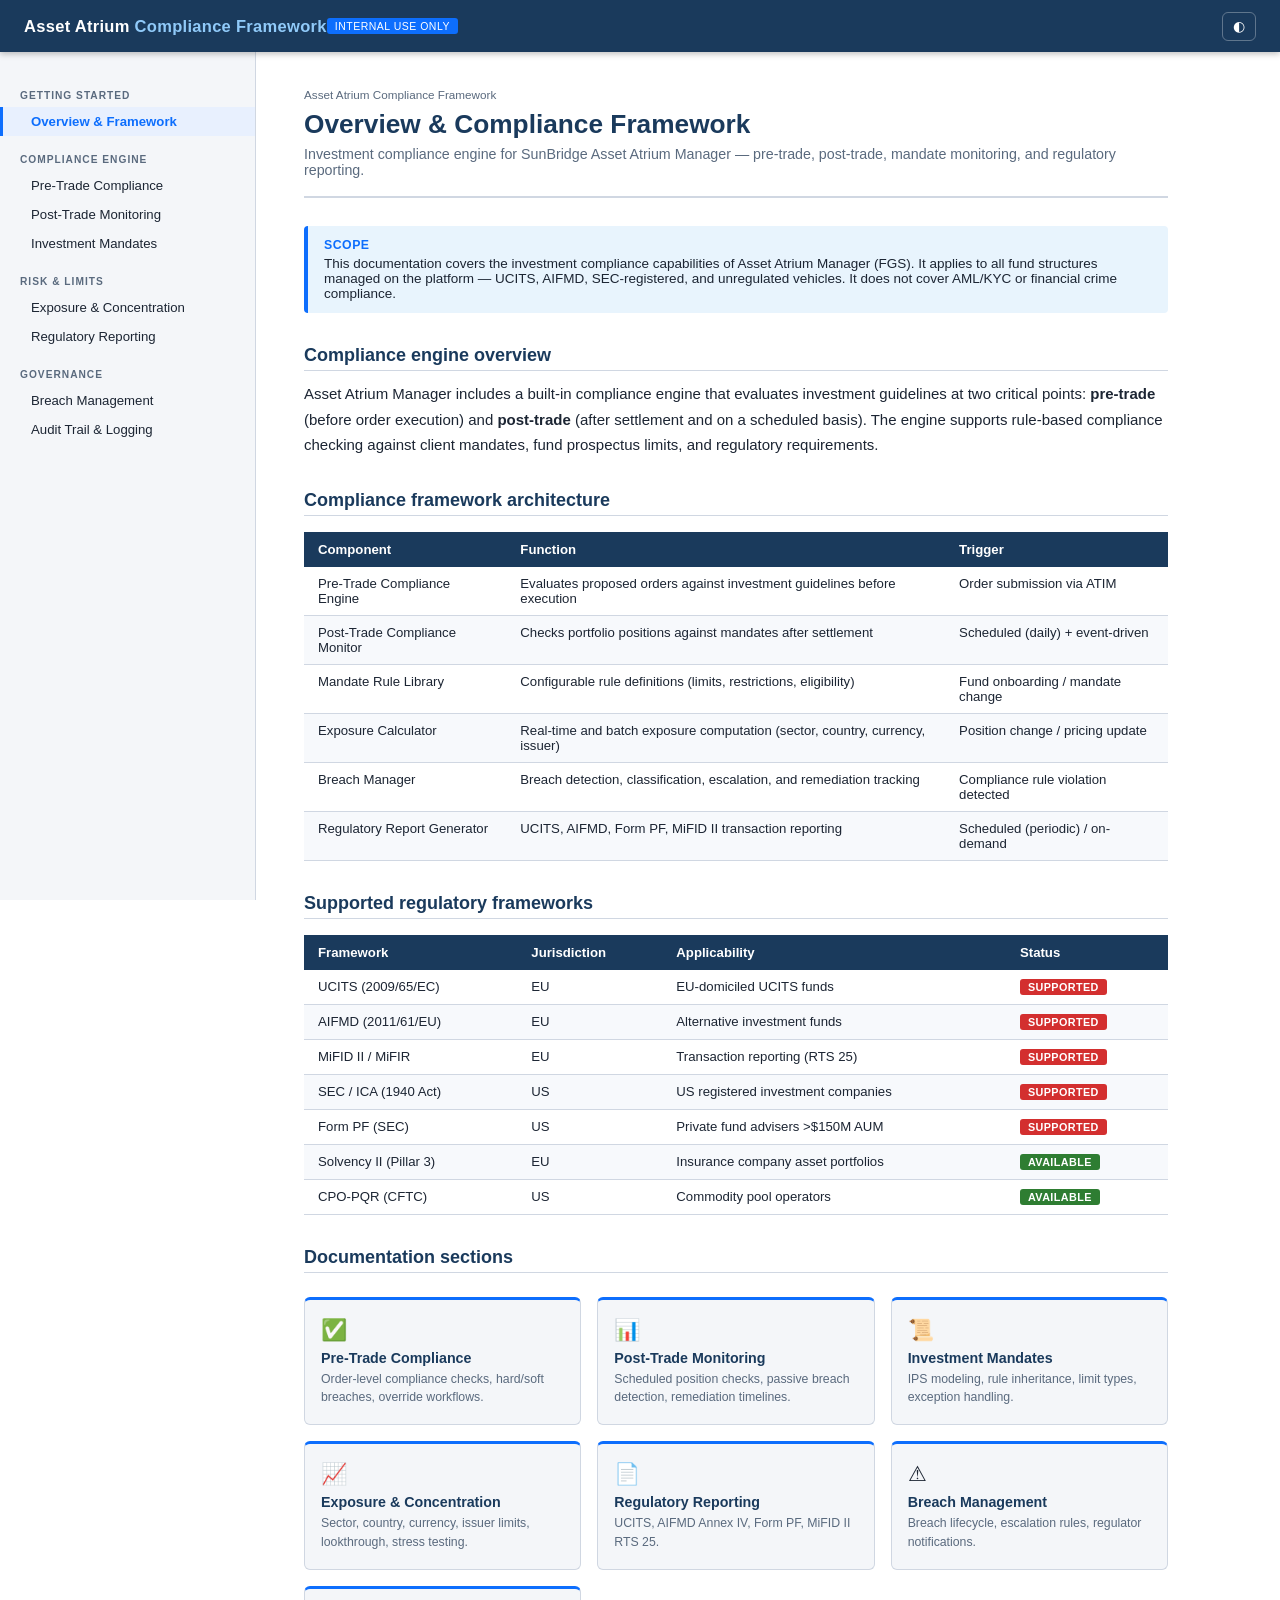
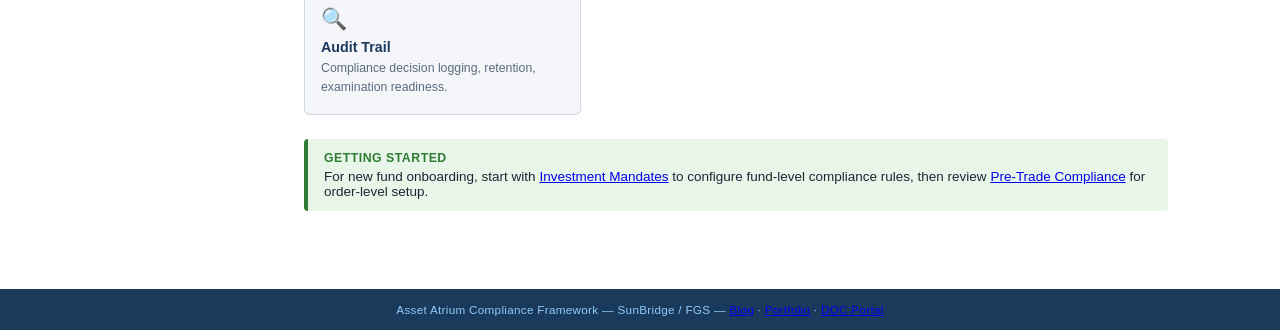
<file: index.html>
﻿<!DOCTYPE html>
<html lang="en">
<head>
<meta charset="UTF-8" />
<meta name="viewport" content="width=device-width, initial-scale=1.0" />
<title>Asset Atrium Compliance Framework — Overview</title>
<link rel="stylesheet" href="assets/style.css" />
<link rel="icon" href="data:image/svg+xml,<svg xmlns='http://www.w3.org/2000/svg' viewBox='0 0 100 100'><text y='.9em' font-size='90'>📋</text></svg>">
<script>(function(){var t=localStorage.getItem("crh-theme");if(t)document.documentElement.setAttribute("data-theme",t);else if(window.matchMedia("(prefers-color-scheme:dark)").matches)document.documentElement.setAttribute("data-theme","dark");else document.documentElement.setAttribute("data-theme","light");})()</script>
</head>
<body>
<header class="top-banner">
  <div class="brand">Asset Atrium <span>Compliance Framework</span></div>
  <span class="badge">Internal Use Only</span>
  <button class="theme-toggle" id="theme-toggle" aria-label="Toggle theme">◐</button>
</header>
<div class="layout">
  <nav class="sidebar">
    <div class="nav-section">Getting Started</div>
    <a href="index.html" class="active">Overview &amp; Framework</a>
    <div class="nav-section">Compliance Engine</div>
    <a href="pre-trade.html">Pre-Trade Compliance</a>
    <a href="post-trade.html">Post-Trade Monitoring</a>
    <a href="mandates.html">Investment Mandates</a>
    <div class="nav-section">Risk &amp; Limits</div>
    <a href="exposure.html">Exposure &amp; Concentration</a>
    <a href="regulatory.html">Regulatory Reporting</a>
    <div class="nav-section">Governance</div>
    <a href="breach.html">Breach Management</a>
    <a href="audit.html">Audit Trail &amp; Logging</a>
  </nav>
  <main class="content">
    <div class="page-header">
      <div class="breadcrumb">Asset Atrium Compliance Framework</div>
      <h1>Overview &amp; Compliance Framework</h1>
      <div class="subtitle">Investment compliance engine for SunBridge Asset Atrium Manager — pre-trade, post-trade, mandate monitoring, and regulatory reporting.</div>
    </div>
    <div class="admonition note">
      <div class="adm-title">Scope</div>
      This documentation covers the investment compliance capabilities of Asset Atrium Manager (FGS). It applies to all fund structures managed on the platform — UCITS, AIFMD, SEC-registered, and unregulated vehicles. It does not cover AML/KYC or financial crime compliance.
    </div>
    <h2>Compliance engine overview</h2>
    <p>Asset Atrium Manager includes a built-in compliance engine that evaluates investment guidelines at two critical points: <strong>pre-trade</strong> (before order execution) and <strong>post-trade</strong> (after settlement and on a scheduled basis). The engine supports rule-based compliance checking against client mandates, fund prospectus limits, and regulatory requirements.</p>
    <h2>Compliance framework architecture</h2>
    <div class="tbl-wrap">
      <table>
        <thead><tr><th>Component</th><th>Function</th><th>Trigger</th></tr></thead>
        <tbody>
          <tr><td>Pre-Trade Compliance Engine</td><td>Evaluates proposed orders against investment guidelines before execution</td><td>Order submission via ATIM</td></tr>
          <tr><td>Post-Trade Compliance Monitor</td><td>Checks portfolio positions against mandates after settlement</td><td>Scheduled (daily) + event-driven</td></tr>
          <tr><td>Mandate Rule Library</td><td>Configurable rule definitions (limits, restrictions, eligibility)</td><td>Fund onboarding / mandate change</td></tr>
          <tr><td>Exposure Calculator</td><td>Real-time and batch exposure computation (sector, country, currency, issuer)</td><td>Position change / pricing update</td></tr>
          <tr><td>Breach Manager</td><td>Breach detection, classification, escalation, and remediation tracking</td><td>Compliance rule violation detected</td></tr>
          <tr><td>Regulatory Report Generator</td><td>UCITS, AIFMD, Form PF, MiFID II transaction reporting</td><td>Scheduled (periodic) / on-demand</td></tr>
        </tbody>
      </table>
    </div>
    <h2>Supported regulatory frameworks</h2>
    <div class="tbl-wrap">
      <table>
        <thead><tr><th>Framework</th><th>Jurisdiction</th><th>Applicability</th><th>Status</th></tr></thead>
        <tbody>
          <tr><td>UCITS (2009/65/EC)</td><td>EU</td><td>EU-domiciled UCITS funds</td><td><span class="tag tag-req">Supported</span></td></tr>
          <tr><td>AIFMD (2011/61/EU)</td><td>EU</td><td>Alternative investment funds</td><td><span class="tag tag-req">Supported</span></td></tr>
          <tr><td>MiFID II / MiFIR</td><td>EU</td><td>Transaction reporting (RTS 25)</td><td><span class="tag tag-req">Supported</span></td></tr>
          <tr><td>SEC / ICA (1940 Act)</td><td>US</td><td>US registered investment companies</td><td><span class="tag tag-req">Supported</span></td></tr>
          <tr><td>Form PF (SEC)</td><td>US</td><td>Private fund advisers &gt;$150M AUM</td><td><span class="tag tag-req">Supported</span></td></tr>
          <tr><td>Solvency II (Pillar 3)</td><td>EU</td><td>Insurance company asset portfolios</td><td><span class="tag tag-rec">Available</span></td></tr>
          <tr><td>CPO-PQR (CFTC)</td><td>US</td><td>Commodity pool operators</td><td><span class="tag tag-rec">Available</span></td></tr>
        </tbody>
      </table>
    </div>
    <h2>Documentation sections</h2>
    <div class="card-grid">
      <a href="pre-trade.html" class="card"><div class="card-icon">&#9989;</div><div class="card-title">Pre-Trade Compliance</div><div class="card-desc">Order-level compliance checks, hard/soft breaches, override workflows.</div></a>
      <a href="post-trade.html" class="card"><div class="card-icon">&#128202;</div><div class="card-title">Post-Trade Monitoring</div><div class="card-desc">Scheduled position checks, passive breach detection, remediation timelines.</div></a>
      <a href="mandates.html" class="card"><div class="card-icon">&#128220;</div><div class="card-title">Investment Mandates</div><div class="card-desc">IPS modeling, rule inheritance, limit types, exception handling.</div></a>
      <a href="exposure.html" class="card"><div class="card-icon">&#128200;</div><div class="card-title">Exposure &amp; Concentration</div><div class="card-desc">Sector, country, currency, issuer limits, lookthrough, stress testing.</div></a>
      <a href="regulatory.html" class="card"><div class="card-icon">&#128196;</div><div class="card-title">Regulatory Reporting</div><div class="card-desc">UCITS, AIFMD Annex IV, Form PF, MiFID II RTS 25.</div></a>
      <a href="breach.html" class="card"><div class="card-icon">&#9888;</div><div class="card-title">Breach Management</div><div class="card-desc">Breach lifecycle, escalation rules, regulator notifications.</div></a>
      <a href="audit.html" class="card"><div class="card-icon">&#128269;</div><div class="card-title">Audit Trail</div><div class="card-desc">Compliance decision logging, retention, examination readiness.</div></a>
    </div>
    <div class="admonition tip">
      <div class="adm-title">Getting started</div>
      For new fund onboarding, start with <a href="mandates.html">Investment Mandates</a> to configure fund-level compliance rules, then review <a href="pre-trade.html">Pre-Trade Compliance</a> for order-level setup.
    </div>
  </main>
</div>
<footer>Asset Atrium Compliance Framework &mdash; SunBridge / FGS &mdash; <a href="https://sulagnasasmal.github.io/blog/" target="_blank" rel="noopener">Blog</a> &middot; <a href="https://sulagnasasmal.com/" target="_blank" rel="noopener">Portfolio</a> &middot; <a href="https://sulagnasasmal.github.io/doc-portal/" target="_blank" rel="noopener">DOC Portal</a></footer>
<script>(function(){var btn=document.getElementById("theme-toggle");if(!btn)return;function upd(){btn.textContent=document.documentElement.getAttribute("data-theme")==="dark"?"☀":"◐";}upd();btn.addEventListener("click",function(){var n=document.documentElement.getAttribute("data-theme")==="dark"?"light":"dark";document.documentElement.setAttribute("data-theme",n);localStorage.setItem("crh-theme",n);upd();});})()</script>
</body>
</html>
</file>
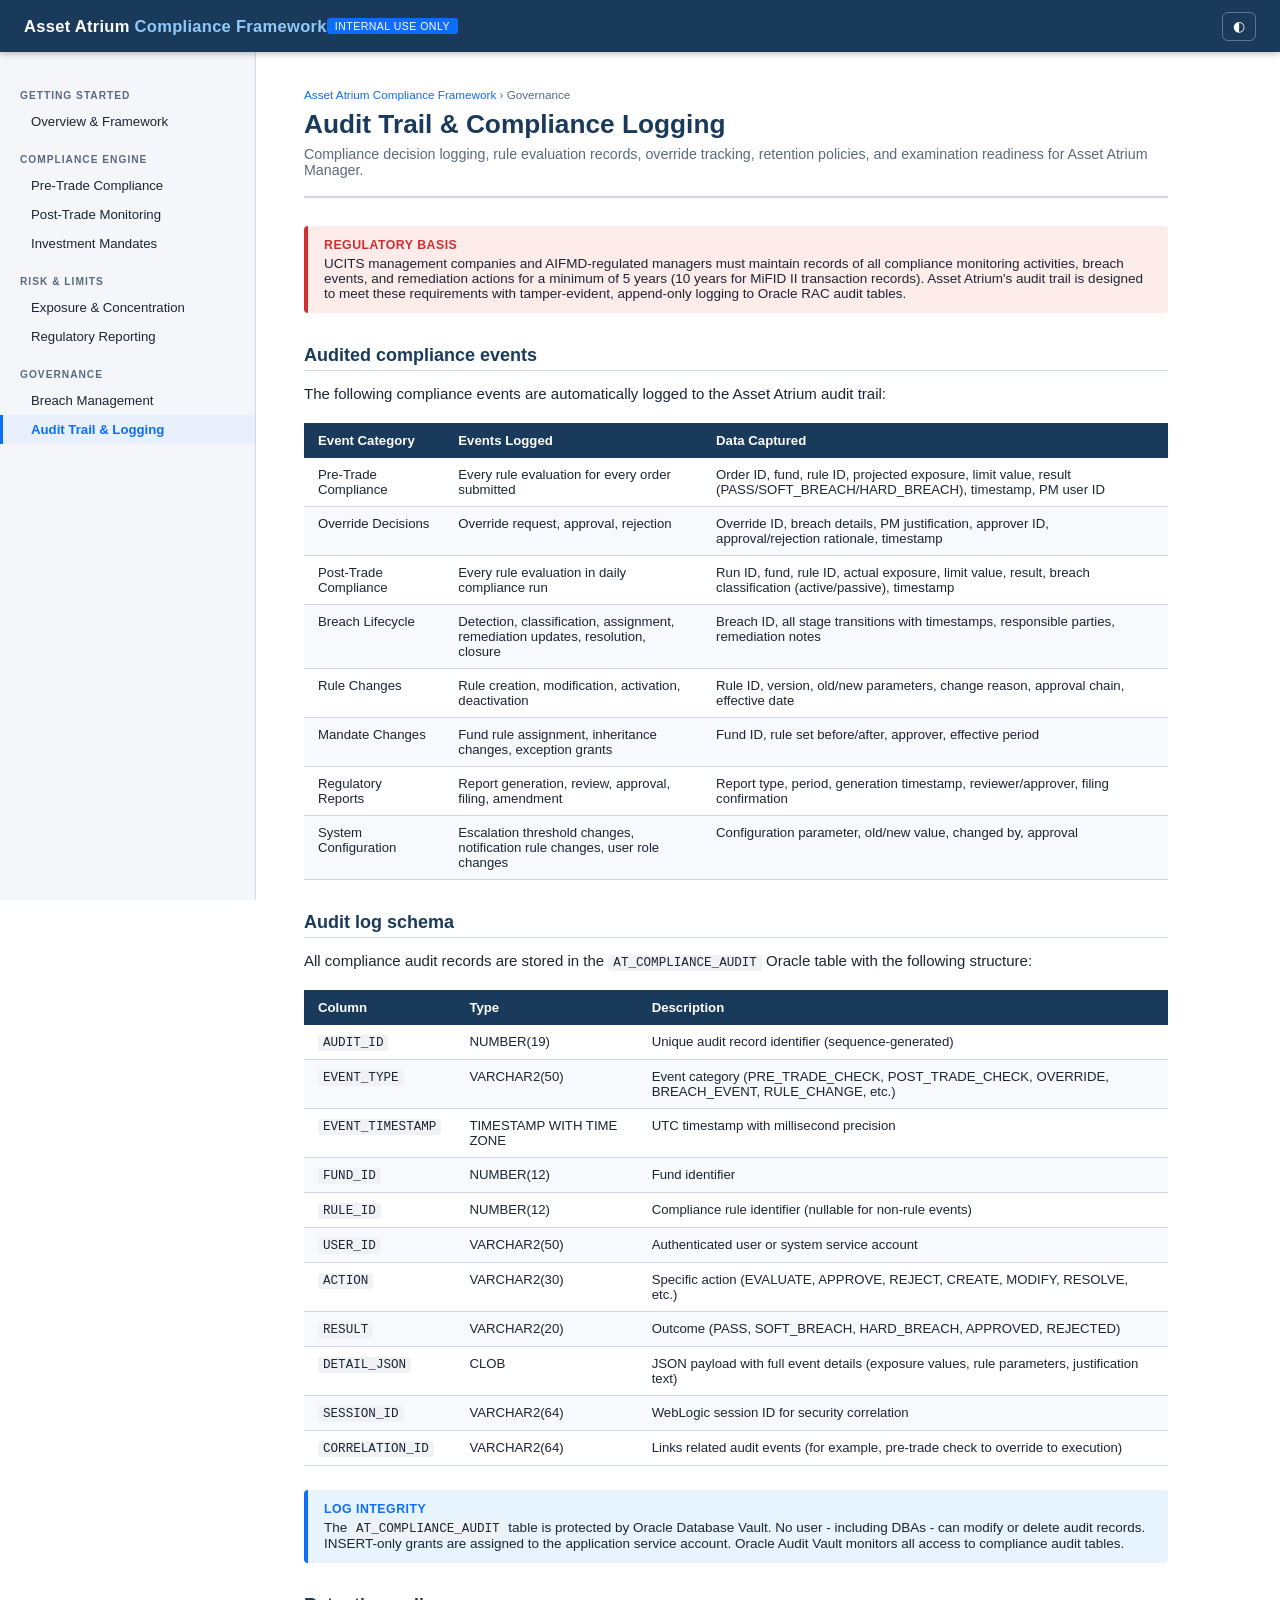
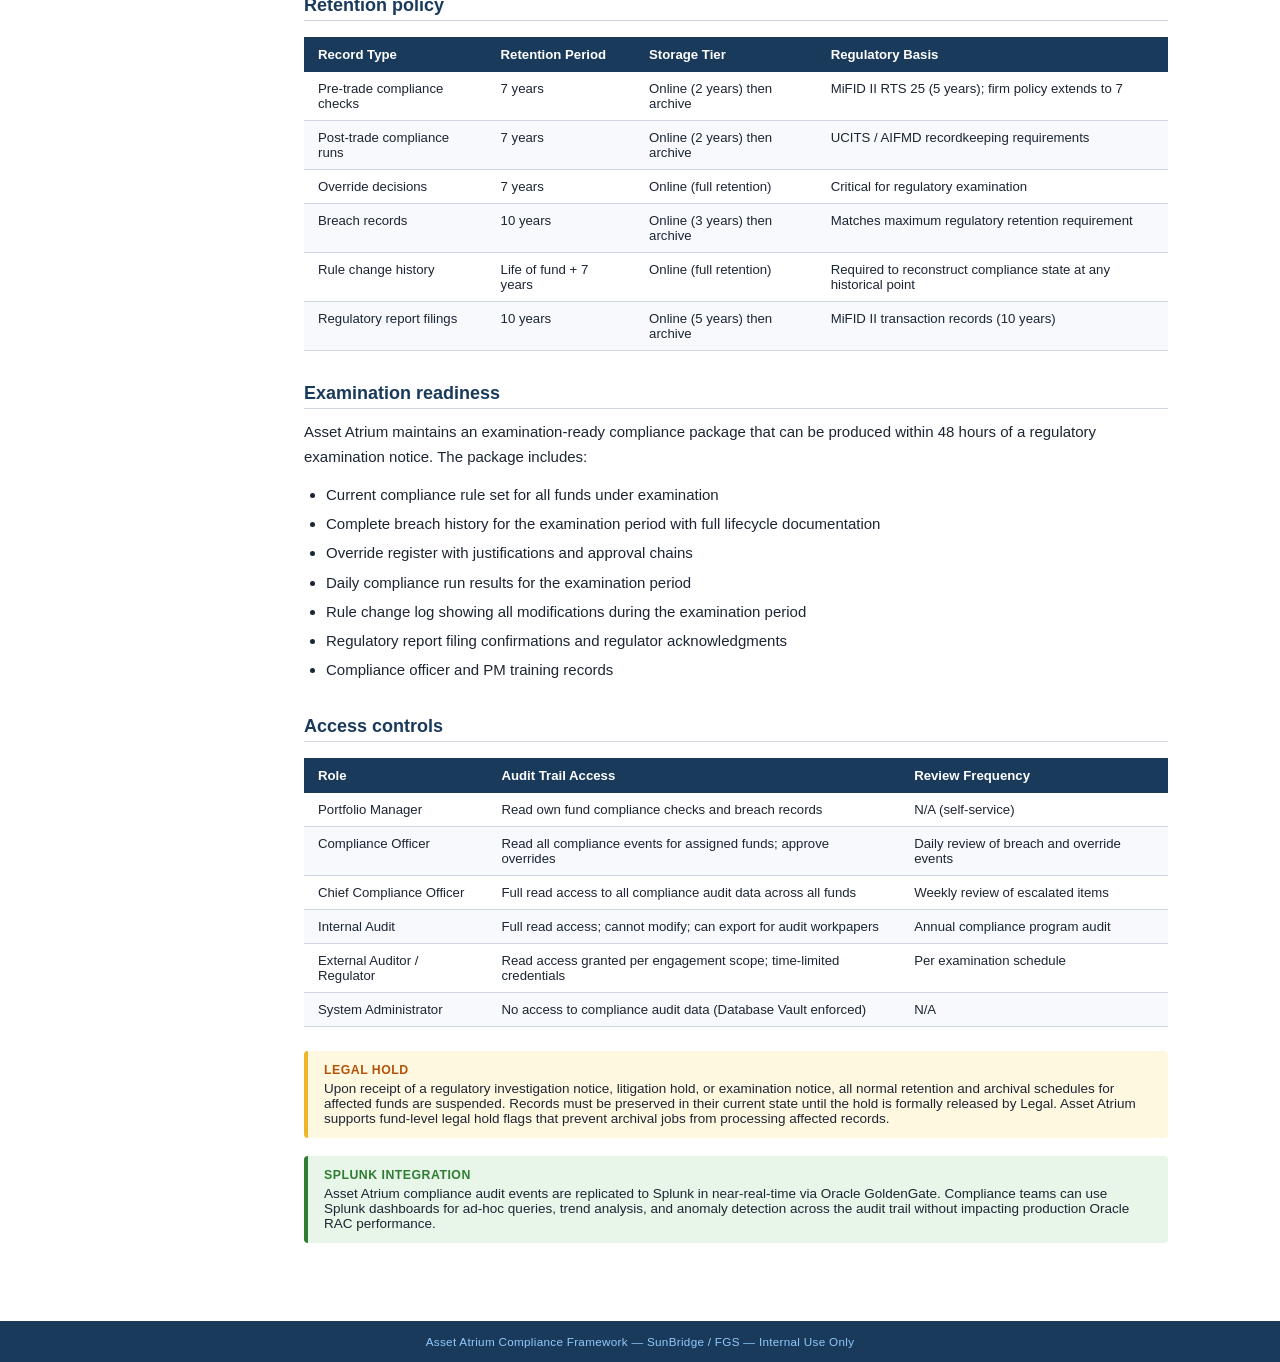
<file: audit.html>
﻿<!DOCTYPE html>
<html lang="en">
<head>
<meta charset="UTF-8" />
<meta name="viewport" content="width=device-width, initial-scale=1.0" />
<title>Audit Trail &amp; Logging — Asset Atrium Compliance Framework</title>
<link rel="stylesheet" href="assets/style.css" />
<script>(function(){var t=localStorage.getItem("crh-theme");if(t)document.documentElement.setAttribute("data-theme",t);else if(window.matchMedia("(prefers-color-scheme:dark)").matches)document.documentElement.setAttribute("data-theme","dark");else document.documentElement.setAttribute("data-theme","light");})()</script>
</head>
<body>
<header class="top-banner">
  <div class="brand">Asset Atrium <span>Compliance Framework</span></div>
  <span class="badge">Internal Use Only</span>
  <button class="theme-toggle" id="theme-toggle" aria-label="Toggle theme">◐</button>
</header>
<div class="layout">
  <nav class="sidebar">
    <div class="nav-section">Getting Started</div>
    <a href="index.html">Overview &amp; Framework</a>
    <div class="nav-section">Compliance Engine</div>
    <a href="pre-trade.html">Pre-Trade Compliance</a>
    <a href="post-trade.html">Post-Trade Monitoring</a>
    <a href="mandates.html">Investment Mandates</a>
    <div class="nav-section">Risk &amp; Limits</div>
    <a href="exposure.html">Exposure &amp; Concentration</a>
    <a href="regulatory.html">Regulatory Reporting</a>
    <div class="nav-section">Governance</div>
    <a href="breach.html">Breach Management</a>
    <a href="audit.html" class="active">Audit Trail &amp; Logging</a>
  </nav>
  <main class="content">
    <div class="page-header">
      <div class="breadcrumb"><a href="index.html">Asset Atrium Compliance Framework</a> &rsaquo; Governance</div>
      <h1>Audit Trail &amp; Compliance Logging</h1>
      <div class="subtitle">Compliance decision logging, rule evaluation records, override tracking, retention policies, and examination readiness for Asset Atrium Manager.</div>
    </div>
    <div class="admonition imp">
      <div class="adm-title">Regulatory basis</div>
      UCITS management companies and AIFMD-regulated managers must maintain records of all compliance monitoring activities, breach events, and remediation actions for a minimum of 5 years (10 years for MiFID II transaction records). Asset Atrium's audit trail is designed to meet these requirements with tamper-evident, append-only logging to Oracle RAC audit tables.
    </div>
    <h2>Audited compliance events</h2>
    <p>The following compliance events are automatically logged to the Asset Atrium audit trail:</p>
    <div class="tbl-wrap">
      <table>
        <thead><tr><th>Event Category</th><th>Events Logged</th><th>Data Captured</th></tr></thead>
        <tbody>
          <tr><td>Pre-Trade Compliance</td><td>Every rule evaluation for every order submitted</td><td>Order ID, fund, rule ID, projected exposure, limit value, result (PASS/SOFT_BREACH/HARD_BREACH), timestamp, PM user ID</td></tr>
          <tr><td>Override Decisions</td><td>Override request, approval, rejection</td><td>Override ID, breach details, PM justification, approver ID, approval/rejection rationale, timestamp</td></tr>
          <tr><td>Post-Trade Compliance</td><td>Every rule evaluation in daily compliance run</td><td>Run ID, fund, rule ID, actual exposure, limit value, result, breach classification (active/passive), timestamp</td></tr>
          <tr><td>Breach Lifecycle</td><td>Detection, classification, assignment, remediation updates, resolution, closure</td><td>Breach ID, all stage transitions with timestamps, responsible parties, remediation notes</td></tr>
          <tr><td>Rule Changes</td><td>Rule creation, modification, activation, deactivation</td><td>Rule ID, version, old/new parameters, change reason, approval chain, effective date</td></tr>
          <tr><td>Mandate Changes</td><td>Fund rule assignment, inheritance changes, exception grants</td><td>Fund ID, rule set before/after, approver, effective period</td></tr>
          <tr><td>Regulatory Reports</td><td>Report generation, review, approval, filing, amendment</td><td>Report type, period, generation timestamp, reviewer/approver, filing confirmation</td></tr>
          <tr><td>System Configuration</td><td>Escalation threshold changes, notification rule changes, user role changes</td><td>Configuration parameter, old/new value, changed by, approval</td></tr>
        </tbody>
      </table>
    </div>
    <h2>Audit log schema</h2>
    <p>All compliance audit records are stored in the <code>AT_COMPLIANCE_AUDIT</code> Oracle table with the following structure:</p>
    <div class="tbl-wrap">
      <table>
        <thead><tr><th>Column</th><th>Type</th><th>Description</th></tr></thead>
        <tbody>
          <tr><td><code>AUDIT_ID</code></td><td>NUMBER(19)</td><td>Unique audit record identifier (sequence-generated)</td></tr>
          <tr><td><code>EVENT_TYPE</code></td><td>VARCHAR2(50)</td><td>Event category (PRE_TRADE_CHECK, POST_TRADE_CHECK, OVERRIDE, BREACH_EVENT, RULE_CHANGE, etc.)</td></tr>
          <tr><td><code>EVENT_TIMESTAMP</code></td><td>TIMESTAMP WITH TIME ZONE</td><td>UTC timestamp with millisecond precision</td></tr>
          <tr><td><code>FUND_ID</code></td><td>NUMBER(12)</td><td>Fund identifier</td></tr>
          <tr><td><code>RULE_ID</code></td><td>NUMBER(12)</td><td>Compliance rule identifier (nullable for non-rule events)</td></tr>
          <tr><td><code>USER_ID</code></td><td>VARCHAR2(50)</td><td>Authenticated user or system service account</td></tr>
          <tr><td><code>ACTION</code></td><td>VARCHAR2(30)</td><td>Specific action (EVALUATE, APPROVE, REJECT, CREATE, MODIFY, RESOLVE, etc.)</td></tr>
          <tr><td><code>RESULT</code></td><td>VARCHAR2(20)</td><td>Outcome (PASS, SOFT_BREACH, HARD_BREACH, APPROVED, REJECTED)</td></tr>
          <tr><td><code>DETAIL_JSON</code></td><td>CLOB</td><td>JSON payload with full event details (exposure values, rule parameters, justification text)</td></tr>
          <tr><td><code>SESSION_ID</code></td><td>VARCHAR2(64)</td><td>WebLogic session ID for security correlation</td></tr>
          <tr><td><code>CORRELATION_ID</code></td><td>VARCHAR2(64)</td><td>Links related audit events (for example, pre-trade check to override to execution)</td></tr>
        </tbody>
      </table>
    </div>
    <div class="admonition note">
      <div class="adm-title">Log integrity</div>
      The <code>AT_COMPLIANCE_AUDIT</code> table is protected by Oracle Database Vault. No user - including DBAs - can modify or delete audit records. INSERT-only grants are assigned to the application service account. Oracle Audit Vault monitors all access to compliance audit tables.
    </div>
    <h2>Retention policy</h2>
    <div class="tbl-wrap">
      <table>
        <thead><tr><th>Record Type</th><th>Retention Period</th><th>Storage Tier</th><th>Regulatory Basis</th></tr></thead>
        <tbody>
          <tr><td>Pre-trade compliance checks</td><td>7 years</td><td>Online (2 years) then archive</td><td>MiFID II RTS 25 (5 years); firm policy extends to 7</td></tr>
          <tr><td>Post-trade compliance runs</td><td>7 years</td><td>Online (2 years) then archive</td><td>UCITS / AIFMD recordkeeping requirements</td></tr>
          <tr><td>Override decisions</td><td>7 years</td><td>Online (full retention)</td><td>Critical for regulatory examination</td></tr>
          <tr><td>Breach records</td><td>10 years</td><td>Online (3 years) then archive</td><td>Matches maximum regulatory retention requirement</td></tr>
          <tr><td>Rule change history</td><td>Life of fund + 7 years</td><td>Online (full retention)</td><td>Required to reconstruct compliance state at any historical point</td></tr>
          <tr><td>Regulatory report filings</td><td>10 years</td><td>Online (5 years) then archive</td><td>MiFID II transaction records (10 years)</td></tr>
        </tbody>
      </table>
    </div>
    <h2>Examination readiness</h2>
    <p>Asset Atrium maintains an examination-ready compliance package that can be produced within 48 hours of a regulatory examination notice. The package includes:</p>
    <ul>
      <li>Current compliance rule set for all funds under examination</li>
      <li>Complete breach history for the examination period with full lifecycle documentation</li>
      <li>Override register with justifications and approval chains</li>
      <li>Daily compliance run results for the examination period</li>
      <li>Rule change log showing all modifications during the examination period</li>
      <li>Regulatory report filing confirmations and regulator acknowledgments</li>
      <li>Compliance officer and PM training records</li>
    </ul>
    <h2>Access controls</h2>
    <div class="tbl-wrap">
      <table>
        <thead><tr><th>Role</th><th>Audit Trail Access</th><th>Review Frequency</th></tr></thead>
        <tbody>
          <tr><td>Portfolio Manager</td><td>Read own fund compliance checks and breach records</td><td>N/A (self-service)</td></tr>
          <tr><td>Compliance Officer</td><td>Read all compliance events for assigned funds; approve overrides</td><td>Daily review of breach and override events</td></tr>
          <tr><td>Chief Compliance Officer</td><td>Full read access to all compliance audit data across all funds</td><td>Weekly review of escalated items</td></tr>
          <tr><td>Internal Audit</td><td>Full read access; cannot modify; can export for audit workpapers</td><td>Annual compliance program audit</td></tr>
          <tr><td>External Auditor / Regulator</td><td>Read access granted per engagement scope; time-limited credentials</td><td>Per examination schedule</td></tr>
          <tr><td>System Administrator</td><td>No access to compliance audit data (Database Vault enforced)</td><td>N/A</td></tr>
        </tbody>
      </table>
    </div>
    <div class="admonition warn">
      <div class="adm-title">Legal hold</div>
      Upon receipt of a regulatory investigation notice, litigation hold, or examination notice, all normal retention and archival schedules for affected funds are suspended. Records must be preserved in their current state until the hold is formally released by Legal. Asset Atrium supports fund-level legal hold flags that prevent archival jobs from processing affected records.
    </div>
    <div class="admonition tip">
      <div class="adm-title">Splunk integration</div>
      Asset Atrium compliance audit events are replicated to Splunk in near-real-time via Oracle GoldenGate. Compliance teams can use Splunk dashboards for ad-hoc queries, trend analysis, and anomaly detection across the audit trail without impacting production Oracle RAC performance.
    </div>
  </main>
</div>
<footer>Asset Atrium Compliance Framework &mdash; SunBridge / FGS &mdash; Internal Use Only</footer>
<script>(function(){var btn=document.getElementById("theme-toggle");if(!btn)return;function upd(){btn.textContent=document.documentElement.getAttribute("data-theme")==="dark"?"☀":"◐";}upd();btn.addEventListener("click",function(){var n=document.documentElement.getAttribute("data-theme")==="dark"?"light":"dark";document.documentElement.setAttribute("data-theme",n);localStorage.setItem("crh-theme",n);upd();});})()</script>
</body>
</html>
</file>
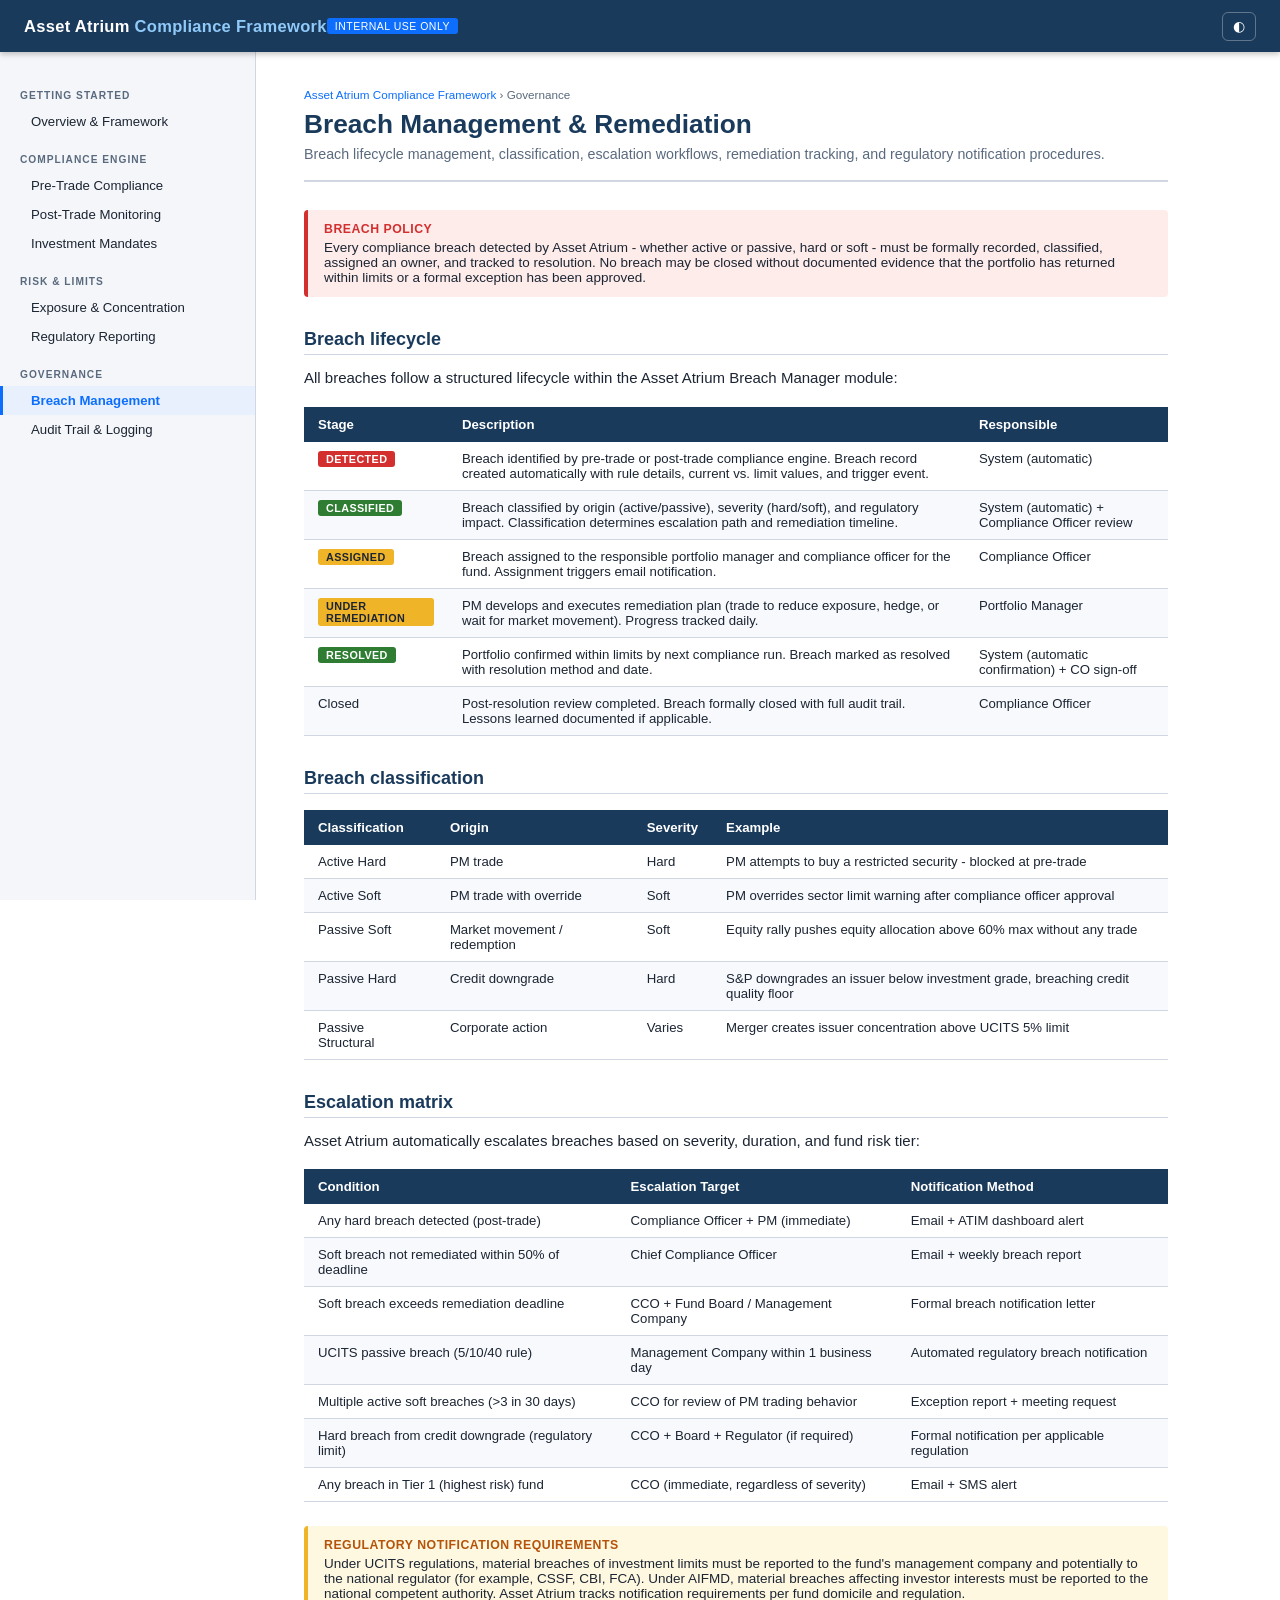
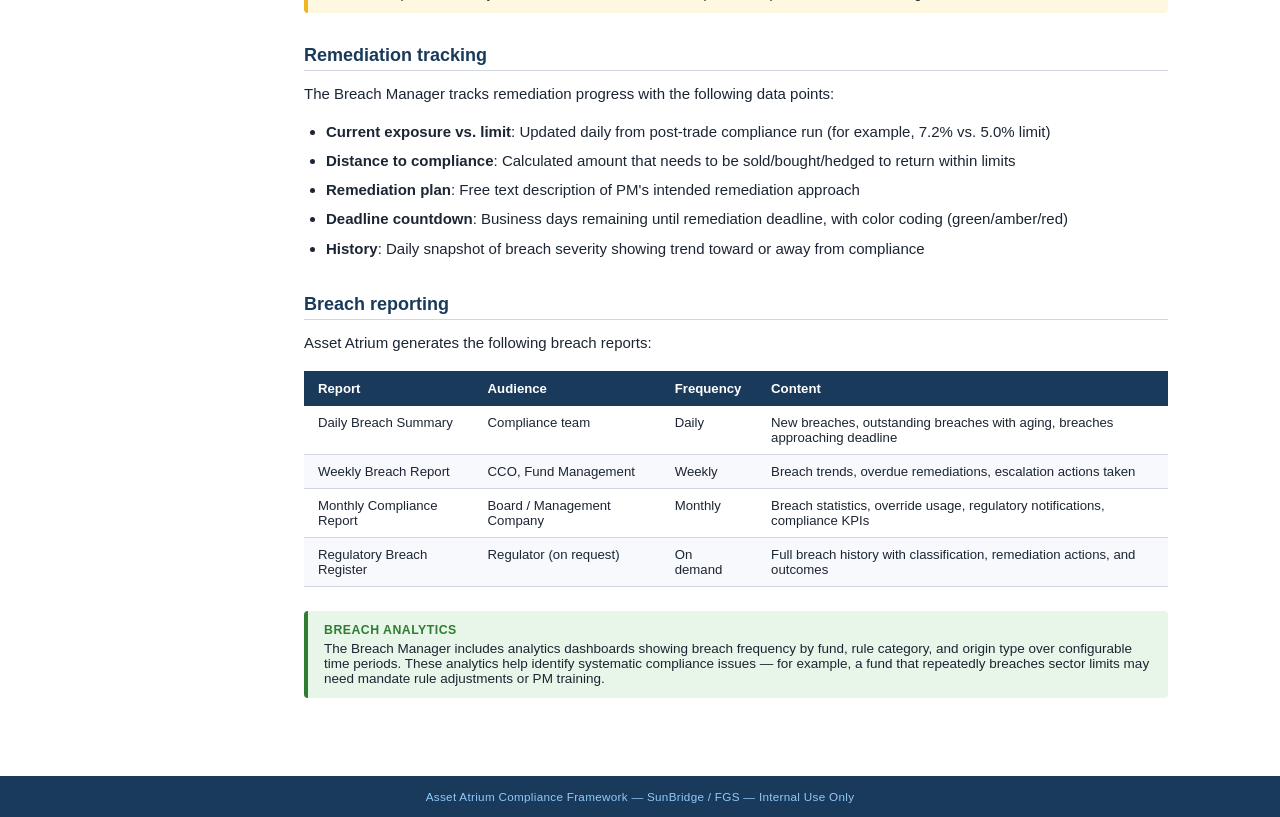
<file: breach.html>
﻿<!DOCTYPE html>
<html lang="en">
<head>
<meta charset="UTF-8" />
<meta name="viewport" content="width=device-width, initial-scale=1.0" />
<title>Breach Management — Asset Atrium Compliance Framework</title>
<link rel="stylesheet" href="assets/style.css" />
<script>(function(){var t=localStorage.getItem("crh-theme");if(t)document.documentElement.setAttribute("data-theme",t);else if(window.matchMedia("(prefers-color-scheme:dark)").matches)document.documentElement.setAttribute("data-theme","dark");else document.documentElement.setAttribute("data-theme","light");})()</script>
</head>
<body>
<header class="top-banner">
  <div class="brand">Asset Atrium <span>Compliance Framework</span></div>
  <span class="badge">Internal Use Only</span>
  <button class="theme-toggle" id="theme-toggle" aria-label="Toggle theme">◐</button>
</header>
<div class="layout">
  <nav class="sidebar">
    <div class="nav-section">Getting Started</div>
    <a href="index.html">Overview &amp; Framework</a>
    <div class="nav-section">Compliance Engine</div>
    <a href="pre-trade.html">Pre-Trade Compliance</a>
    <a href="post-trade.html">Post-Trade Monitoring</a>
    <a href="mandates.html">Investment Mandates</a>
    <div class="nav-section">Risk &amp; Limits</div>
    <a href="exposure.html">Exposure &amp; Concentration</a>
    <a href="regulatory.html">Regulatory Reporting</a>
    <div class="nav-section">Governance</div>
    <a href="breach.html" class="active">Breach Management</a>
    <a href="audit.html">Audit Trail &amp; Logging</a>
  </nav>
  <main class="content">
    <div class="page-header">
      <div class="breadcrumb"><a href="index.html">Asset Atrium Compliance Framework</a> &rsaquo; Governance</div>
      <h1>Breach Management &amp; Remediation</h1>
      <div class="subtitle">Breach lifecycle management, classification, escalation workflows, remediation tracking, and regulatory notification procedures.</div>
    </div>
    <div class="admonition imp">
      <div class="adm-title">Breach policy</div>
      Every compliance breach detected by Asset Atrium - whether active or passive, hard or soft - must be formally recorded, classified, assigned an owner, and tracked to resolution. No breach may be closed without documented evidence that the portfolio has returned within limits or a formal exception has been approved.
    </div>
    <h2>Breach lifecycle</h2>
    <p>All breaches follow a structured lifecycle within the Asset Atrium Breach Manager module:</p>
    <div class="tbl-wrap">
      <table>
        <thead><tr><th>Stage</th><th>Description</th><th>Responsible</th></tr></thead>
        <tbody>
          <tr><td><span class="tag tag-req">Detected</span></td><td>Breach identified by pre-trade or post-trade compliance engine. Breach record created automatically with rule details, current vs. limit values, and trigger event.</td><td>System (automatic)</td></tr>
          <tr><td><span class="tag tag-rec">Classified</span></td><td>Breach classified by origin (active/passive), severity (hard/soft), and regulatory impact. Classification determines escalation path and remediation timeline.</td><td>System (automatic) + Compliance Officer review</td></tr>
          <tr><td><span class="tag tag-dep">Assigned</span></td><td>Breach assigned to the responsible portfolio manager and compliance officer for the fund. Assignment triggers email notification.</td><td>Compliance Officer</td></tr>
          <tr><td><span class="tag tag-dep">Under Remediation</span></td><td>PM develops and executes remediation plan (trade to reduce exposure, hedge, or wait for market movement). Progress tracked daily.</td><td>Portfolio Manager</td></tr>
          <tr><td><span class="tag tag-rec">Resolved</span></td><td>Portfolio confirmed within limits by next compliance run. Breach marked as resolved with resolution method and date.</td><td>System (automatic confirmation) + CO sign-off</td></tr>
          <tr><td>Closed</td><td>Post-resolution review completed. Breach formally closed with full audit trail. Lessons learned documented if applicable.</td><td>Compliance Officer</td></tr>
        </tbody>
      </table>
    </div>
    <h2>Breach classification</h2>
    <div class="tbl-wrap">
      <table>
        <thead><tr><th>Classification</th><th>Origin</th><th>Severity</th><th>Example</th></tr></thead>
        <tbody>
          <tr><td>Active Hard</td><td>PM trade</td><td>Hard</td><td>PM attempts to buy a restricted security - blocked at pre-trade</td></tr>
          <tr><td>Active Soft</td><td>PM trade with override</td><td>Soft</td><td>PM overrides sector limit warning after compliance officer approval</td></tr>
          <tr><td>Passive Soft</td><td>Market movement / redemption</td><td>Soft</td><td>Equity rally pushes equity allocation above 60% max without any trade</td></tr>
          <tr><td>Passive Hard</td><td>Credit downgrade</td><td>Hard</td><td>S&amp;P downgrades an issuer below investment grade, breaching credit quality floor</td></tr>
          <tr><td>Passive Structural</td><td>Corporate action</td><td>Varies</td><td>Merger creates issuer concentration above UCITS 5% limit</td></tr>
        </tbody>
      </table>
    </div>
    <h2>Escalation matrix</h2>
    <p>Asset Atrium automatically escalates breaches based on severity, duration, and fund risk tier:</p>
    <div class="tbl-wrap">
      <table>
        <thead><tr><th>Condition</th><th>Escalation Target</th><th>Notification Method</th></tr></thead>
        <tbody>
          <tr><td>Any hard breach detected (post-trade)</td><td>Compliance Officer + PM (immediate)</td><td>Email + ATIM dashboard alert</td></tr>
          <tr><td>Soft breach not remediated within 50% of deadline</td><td>Chief Compliance Officer</td><td>Email + weekly breach report</td></tr>
          <tr><td>Soft breach exceeds remediation deadline</td><td>CCO + Fund Board / Management Company</td><td>Formal breach notification letter</td></tr>
          <tr><td>UCITS passive breach (5/10/40 rule)</td><td>Management Company within 1 business day</td><td>Automated regulatory breach notification</td></tr>
          <tr><td>Multiple active soft breaches (&gt;3 in 30 days)</td><td>CCO for review of PM trading behavior</td><td>Exception report + meeting request</td></tr>
          <tr><td>Hard breach from credit downgrade (regulatory limit)</td><td>CCO + Board + Regulator (if required)</td><td>Formal notification per applicable regulation</td></tr>
          <tr><td>Any breach in Tier 1 (highest risk) fund</td><td>CCO (immediate, regardless of severity)</td><td>Email + SMS alert</td></tr>
        </tbody>
      </table>
    </div>
    <div class="admonition warn">
      <div class="adm-title">Regulatory notification requirements</div>
      Under UCITS regulations, material breaches of investment limits must be reported to the fund's management company and potentially to the national regulator (for example, CSSF, CBI, FCA). Under AIFMD, material breaches affecting investor interests must be reported to the national competent authority. Asset Atrium tracks notification requirements per fund domicile and regulation.
    </div>
    <h2>Remediation tracking</h2>
    <p>The Breach Manager tracks remediation progress with the following data points:</p>
    <ul>
      <li><strong>Current exposure vs. limit</strong>: Updated daily from post-trade compliance run (for example, 7.2% vs. 5.0% limit)</li>
      <li><strong>Distance to compliance</strong>: Calculated amount that needs to be sold/bought/hedged to return within limits</li>
      <li><strong>Remediation plan</strong>: Free text description of PM's intended remediation approach</li>
      <li><strong>Deadline countdown</strong>: Business days remaining until remediation deadline, with color coding (green/amber/red)</li>
      <li><strong>History</strong>: Daily snapshot of breach severity showing trend toward or away from compliance</li>
    </ul>
    <h2>Breach reporting</h2>
    <p>Asset Atrium generates the following breach reports:</p>
    <div class="tbl-wrap">
      <table>
        <thead><tr><th>Report</th><th>Audience</th><th>Frequency</th><th>Content</th></tr></thead>
        <tbody>
          <tr><td>Daily Breach Summary</td><td>Compliance team</td><td>Daily</td><td>New breaches, outstanding breaches with aging, breaches approaching deadline</td></tr>
          <tr><td>Weekly Breach Report</td><td>CCO, Fund Management</td><td>Weekly</td><td>Breach trends, overdue remediations, escalation actions taken</td></tr>
          <tr><td>Monthly Compliance Report</td><td>Board / Management Company</td><td>Monthly</td><td>Breach statistics, override usage, regulatory notifications, compliance KPIs</td></tr>
          <tr><td>Regulatory Breach Register</td><td>Regulator (on request)</td><td>On demand</td><td>Full breach history with classification, remediation actions, and outcomes</td></tr>
        </tbody>
      </table>
    </div>
    <div class="admonition tip">
      <div class="adm-title">Breach analytics</div>
      The Breach Manager includes analytics dashboards showing breach frequency by fund, rule category, and origin type over configurable time periods. These analytics help identify systematic compliance issues — for example, a fund that repeatedly breaches sector limits may need mandate rule adjustments or PM training.
    </div>
  </main>
</div>
<footer>Asset Atrium Compliance Framework &mdash; SunBridge / FGS &mdash; Internal Use Only</footer>
<script>(function(){var btn=document.getElementById("theme-toggle");if(!btn)return;function upd(){btn.textContent=document.documentElement.getAttribute("data-theme")==="dark"?"☀":"◐";}upd();btn.addEventListener("click",function(){var n=document.documentElement.getAttribute("data-theme")==="dark"?"light":"dark";document.documentElement.setAttribute("data-theme",n);localStorage.setItem("crh-theme",n);upd();});})()</script>
</body>
</html>
</file>
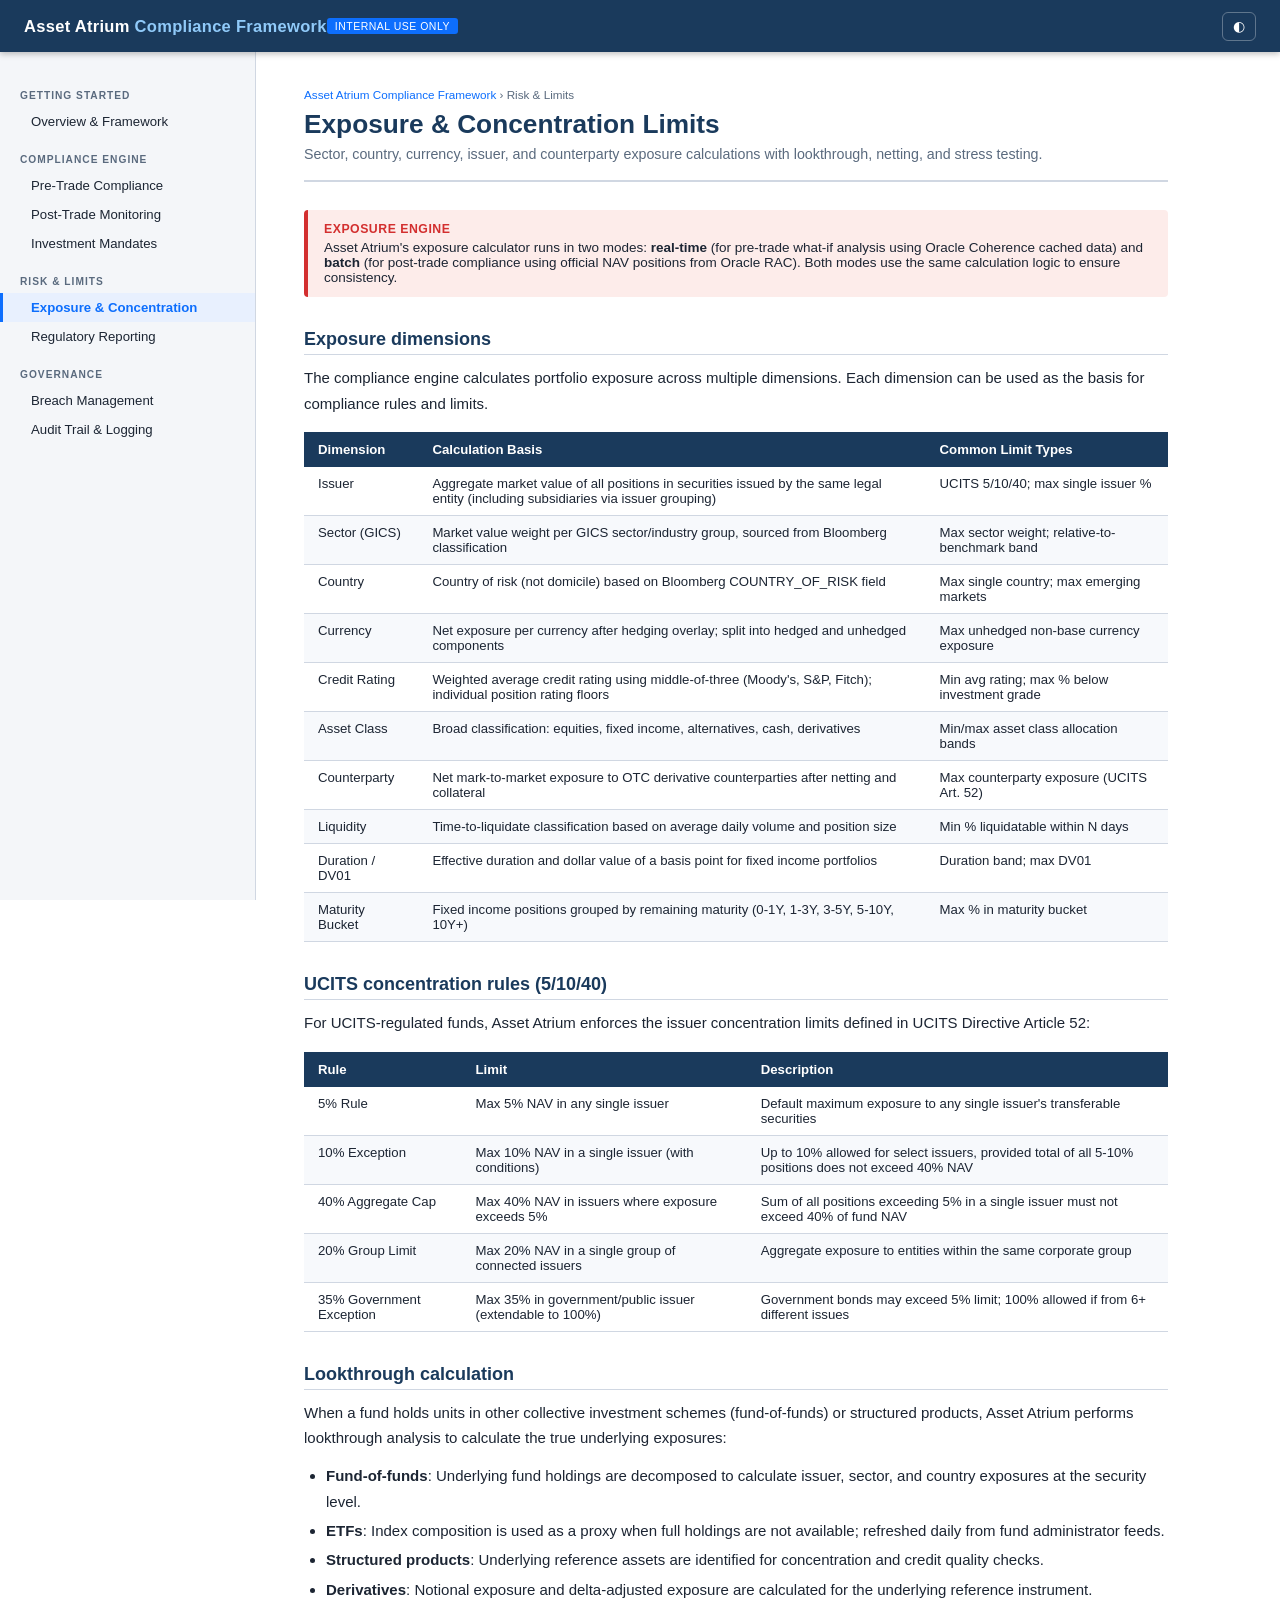
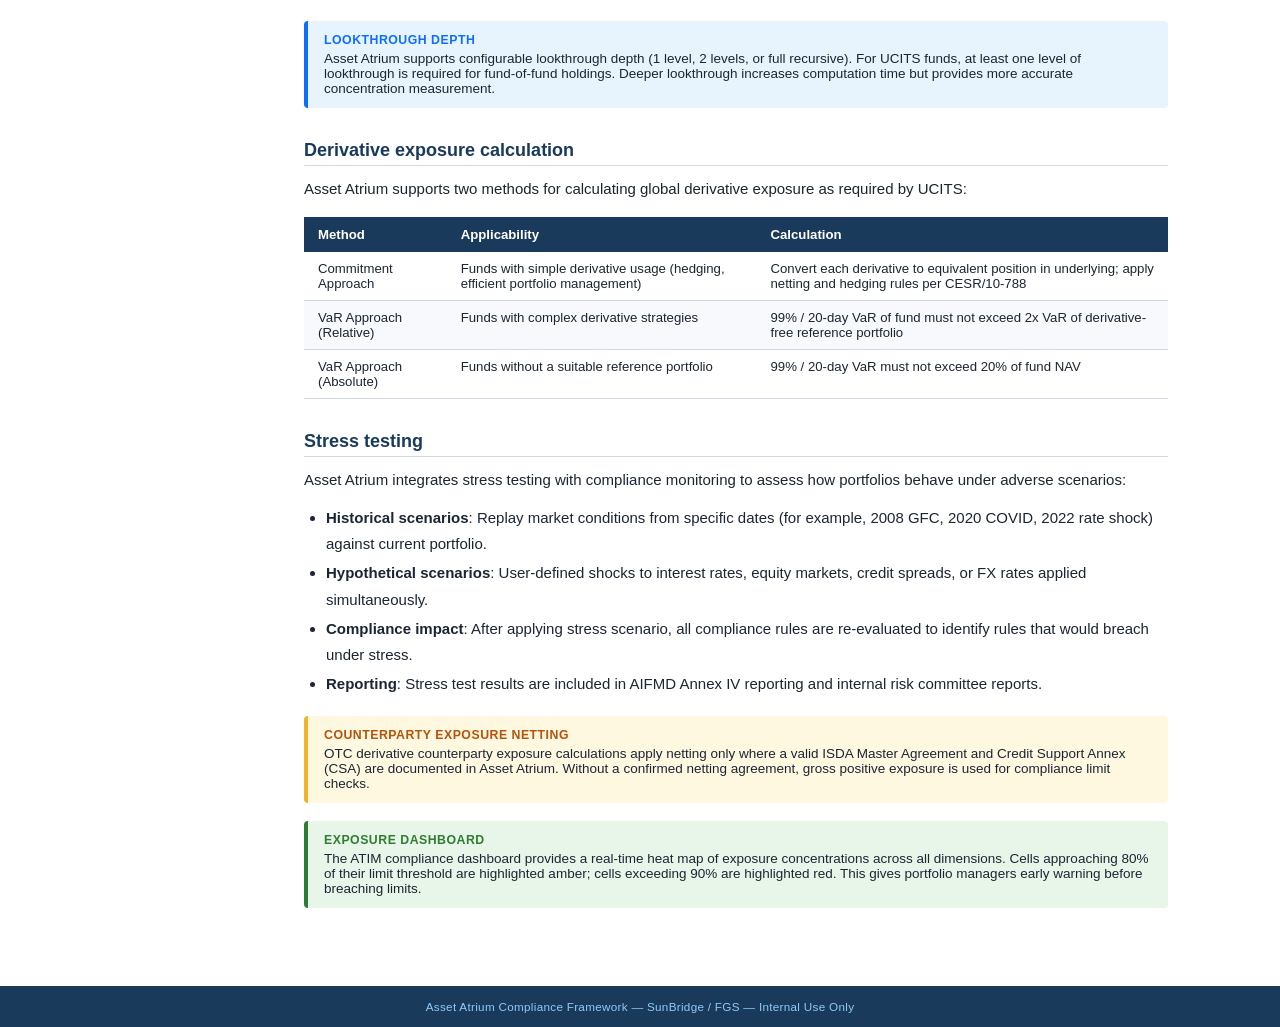
<file: exposure.html>
﻿<!DOCTYPE html>
<html lang="en">
<head>
<meta charset="UTF-8" />
<meta name="viewport" content="width=device-width, initial-scale=1.0" />
<title>Exposure &amp; Concentration — Asset Atrium Compliance Framework</title>
<link rel="stylesheet" href="assets/style.css" />
<script>(function(){var t=localStorage.getItem("crh-theme");if(t)document.documentElement.setAttribute("data-theme",t);else if(window.matchMedia("(prefers-color-scheme:dark)").matches)document.documentElement.setAttribute("data-theme","dark");else document.documentElement.setAttribute("data-theme","light");})()</script>
</head>
<body>
<header class="top-banner">
  <div class="brand">Asset Atrium <span>Compliance Framework</span></div>
  <span class="badge">Internal Use Only</span>
  <button class="theme-toggle" id="theme-toggle" aria-label="Toggle theme">◐</button>
</header>
<div class="layout">
  <nav class="sidebar">
    <div class="nav-section">Getting Started</div>
    <a href="index.html">Overview &amp; Framework</a>
    <div class="nav-section">Compliance Engine</div>
    <a href="pre-trade.html">Pre-Trade Compliance</a>
    <a href="post-trade.html">Post-Trade Monitoring</a>
    <a href="mandates.html">Investment Mandates</a>
    <div class="nav-section">Risk &amp; Limits</div>
    <a href="exposure.html" class="active">Exposure &amp; Concentration</a>
    <a href="regulatory.html">Regulatory Reporting</a>
    <div class="nav-section">Governance</div>
    <a href="breach.html">Breach Management</a>
    <a href="audit.html">Audit Trail &amp; Logging</a>
  </nav>
  <main class="content">
    <div class="page-header">
      <div class="breadcrumb"><a href="index.html">Asset Atrium Compliance Framework</a> &rsaquo; Risk &amp; Limits</div>
      <h1>Exposure &amp; Concentration Limits</h1>
      <div class="subtitle">Sector, country, currency, issuer, and counterparty exposure calculations with lookthrough, netting, and stress testing.</div>
    </div>
    <div class="admonition imp">
      <div class="adm-title">Exposure engine</div>
      Asset Atrium's exposure calculator runs in two modes: <strong>real-time</strong> (for pre-trade what-if analysis using Oracle Coherence cached data) and <strong>batch</strong> (for post-trade compliance using official NAV positions from Oracle RAC). Both modes use the same calculation logic to ensure consistency.
    </div>
    <h2>Exposure dimensions</h2>
    <p>The compliance engine calculates portfolio exposure across multiple dimensions. Each dimension can be used as the basis for compliance rules and limits.</p>
    <div class="tbl-wrap">
      <table>
        <thead><tr><th>Dimension</th><th>Calculation Basis</th><th>Common Limit Types</th></tr></thead>
        <tbody>
          <tr><td>Issuer</td><td>Aggregate market value of all positions in securities issued by the same legal entity (including subsidiaries via issuer grouping)</td><td>UCITS 5/10/40; max single issuer %</td></tr>
          <tr><td>Sector (GICS)</td><td>Market value weight per GICS sector/industry group, sourced from Bloomberg classification</td><td>Max sector weight; relative-to-benchmark band</td></tr>
          <tr><td>Country</td><td>Country of risk (not domicile) based on Bloomberg COUNTRY_OF_RISK field</td><td>Max single country; max emerging markets</td></tr>
          <tr><td>Currency</td><td>Net exposure per currency after hedging overlay; split into hedged and unhedged components</td><td>Max unhedged non-base currency exposure</td></tr>
          <tr><td>Credit Rating</td><td>Weighted average credit rating using middle-of-three (Moody's, S&amp;P, Fitch); individual position rating floors</td><td>Min avg rating; max % below investment grade</td></tr>
          <tr><td>Asset Class</td><td>Broad classification: equities, fixed income, alternatives, cash, derivatives</td><td>Min/max asset class allocation bands</td></tr>
          <tr><td>Counterparty</td><td>Net mark-to-market exposure to OTC derivative counterparties after netting and collateral</td><td>Max counterparty exposure (UCITS Art. 52)</td></tr>
          <tr><td>Liquidity</td><td>Time-to-liquidate classification based on average daily volume and position size</td><td>Min % liquidatable within N days</td></tr>
          <tr><td>Duration / DV01</td><td>Effective duration and dollar value of a basis point for fixed income portfolios</td><td>Duration band; max DV01</td></tr>
          <tr><td>Maturity Bucket</td><td>Fixed income positions grouped by remaining maturity (0-1Y, 1-3Y, 3-5Y, 5-10Y, 10Y+)</td><td>Max % in maturity bucket</td></tr>
        </tbody>
      </table>
    </div>
    <h2>UCITS concentration rules (5/10/40)</h2>
    <p>For UCITS-regulated funds, Asset Atrium enforces the issuer concentration limits defined in UCITS Directive Article 52:</p>
    <div class="tbl-wrap">
      <table>
        <thead><tr><th>Rule</th><th>Limit</th><th>Description</th></tr></thead>
        <tbody>
          <tr><td>5% Rule</td><td>Max 5% NAV in any single issuer</td><td>Default maximum exposure to any single issuer's transferable securities</td></tr>
          <tr><td>10% Exception</td><td>Max 10% NAV in a single issuer (with conditions)</td><td>Up to 10% allowed for select issuers, provided total of all 5-10% positions does not exceed 40% NAV</td></tr>
          <tr><td>40% Aggregate Cap</td><td>Max 40% NAV in issuers where exposure exceeds 5%</td><td>Sum of all positions exceeding 5% in a single issuer must not exceed 40% of fund NAV</td></tr>
          <tr><td>20% Group Limit</td><td>Max 20% NAV in a single group of connected issuers</td><td>Aggregate exposure to entities within the same corporate group</td></tr>
          <tr><td>35% Government Exception</td><td>Max 35% in government/public issuer (extendable to 100%)</td><td>Government bonds may exceed 5% limit; 100% allowed if from 6+ different issues</td></tr>
        </tbody>
      </table>
    </div>
    <h2>Lookthrough calculation</h2>
    <p>When a fund holds units in other collective investment schemes (fund-of-funds) or structured products, Asset Atrium performs lookthrough analysis to calculate the true underlying exposures:</p>
    <ul>
      <li><strong>Fund-of-funds</strong>: Underlying fund holdings are decomposed to calculate issuer, sector, and country exposures at the security level.</li>
      <li><strong>ETFs</strong>: Index composition is used as a proxy when full holdings are not available; refreshed daily from fund administrator feeds.</li>
      <li><strong>Structured products</strong>: Underlying reference assets are identified for concentration and credit quality checks.</li>
      <li><strong>Derivatives</strong>: Notional exposure and delta-adjusted exposure are calculated for the underlying reference instrument.</li>
    </ul>
    <div class="admonition note">
      <div class="adm-title">Lookthrough depth</div>
      Asset Atrium supports configurable lookthrough depth (1 level, 2 levels, or full recursive). For UCITS funds, at least one level of lookthrough is required for fund-of-fund holdings. Deeper lookthrough increases computation time but provides more accurate concentration measurement.
    </div>
    <h2>Derivative exposure calculation</h2>
    <p>Asset Atrium supports two methods for calculating global derivative exposure as required by UCITS:</p>
    <div class="tbl-wrap">
      <table>
        <thead><tr><th>Method</th><th>Applicability</th><th>Calculation</th></tr></thead>
        <tbody>
          <tr><td>Commitment Approach</td><td>Funds with simple derivative usage (hedging, efficient portfolio management)</td><td>Convert each derivative to equivalent position in underlying; apply netting and hedging rules per CESR/10-788</td></tr>
          <tr><td>VaR Approach (Relative)</td><td>Funds with complex derivative strategies</td><td>99% / 20-day VaR of fund must not exceed 2x VaR of derivative-free reference portfolio</td></tr>
          <tr><td>VaR Approach (Absolute)</td><td>Funds without a suitable reference portfolio</td><td>99% / 20-day VaR must not exceed 20% of fund NAV</td></tr>
        </tbody>
      </table>
    </div>
    <h2>Stress testing</h2>
    <p>Asset Atrium integrates stress testing with compliance monitoring to assess how portfolios behave under adverse scenarios:</p>
    <ul>
      <li><strong>Historical scenarios</strong>: Replay market conditions from specific dates (for example, 2008 GFC, 2020 COVID, 2022 rate shock) against current portfolio.</li>
      <li><strong>Hypothetical scenarios</strong>: User-defined shocks to interest rates, equity markets, credit spreads, or FX rates applied simultaneously.</li>
      <li><strong>Compliance impact</strong>: After applying stress scenario, all compliance rules are re-evaluated to identify rules that would breach under stress.</li>
      <li><strong>Reporting</strong>: Stress test results are included in AIFMD Annex IV reporting and internal risk committee reports.</li>
    </ul>
    <div class="admonition warn">
      <div class="adm-title">Counterparty exposure netting</div>
      OTC derivative counterparty exposure calculations apply netting only where a valid ISDA Master Agreement and Credit Support Annex (CSA) are documented in Asset Atrium. Without a confirmed netting agreement, gross positive exposure is used for compliance limit checks.
    </div>
    <div class="admonition tip">
      <div class="adm-title">Exposure dashboard</div>
      The ATIM compliance dashboard provides a real-time heat map of exposure concentrations across all dimensions. Cells approaching 80% of their limit threshold are highlighted amber; cells exceeding 90% are highlighted red. This gives portfolio managers early warning before breaching limits.
    </div>
  </main>
</div>
<footer>Asset Atrium Compliance Framework &mdash; SunBridge / FGS &mdash; Internal Use Only</footer>
<script>(function(){var btn=document.getElementById("theme-toggle");if(!btn)return;function upd(){btn.textContent=document.documentElement.getAttribute("data-theme")==="dark"?"☀":"◐";}upd();btn.addEventListener("click",function(){var n=document.documentElement.getAttribute("data-theme")==="dark"?"light":"dark";document.documentElement.setAttribute("data-theme",n);localStorage.setItem("crh-theme",n);upd();});})()</script>
</body>
</html>
</file>
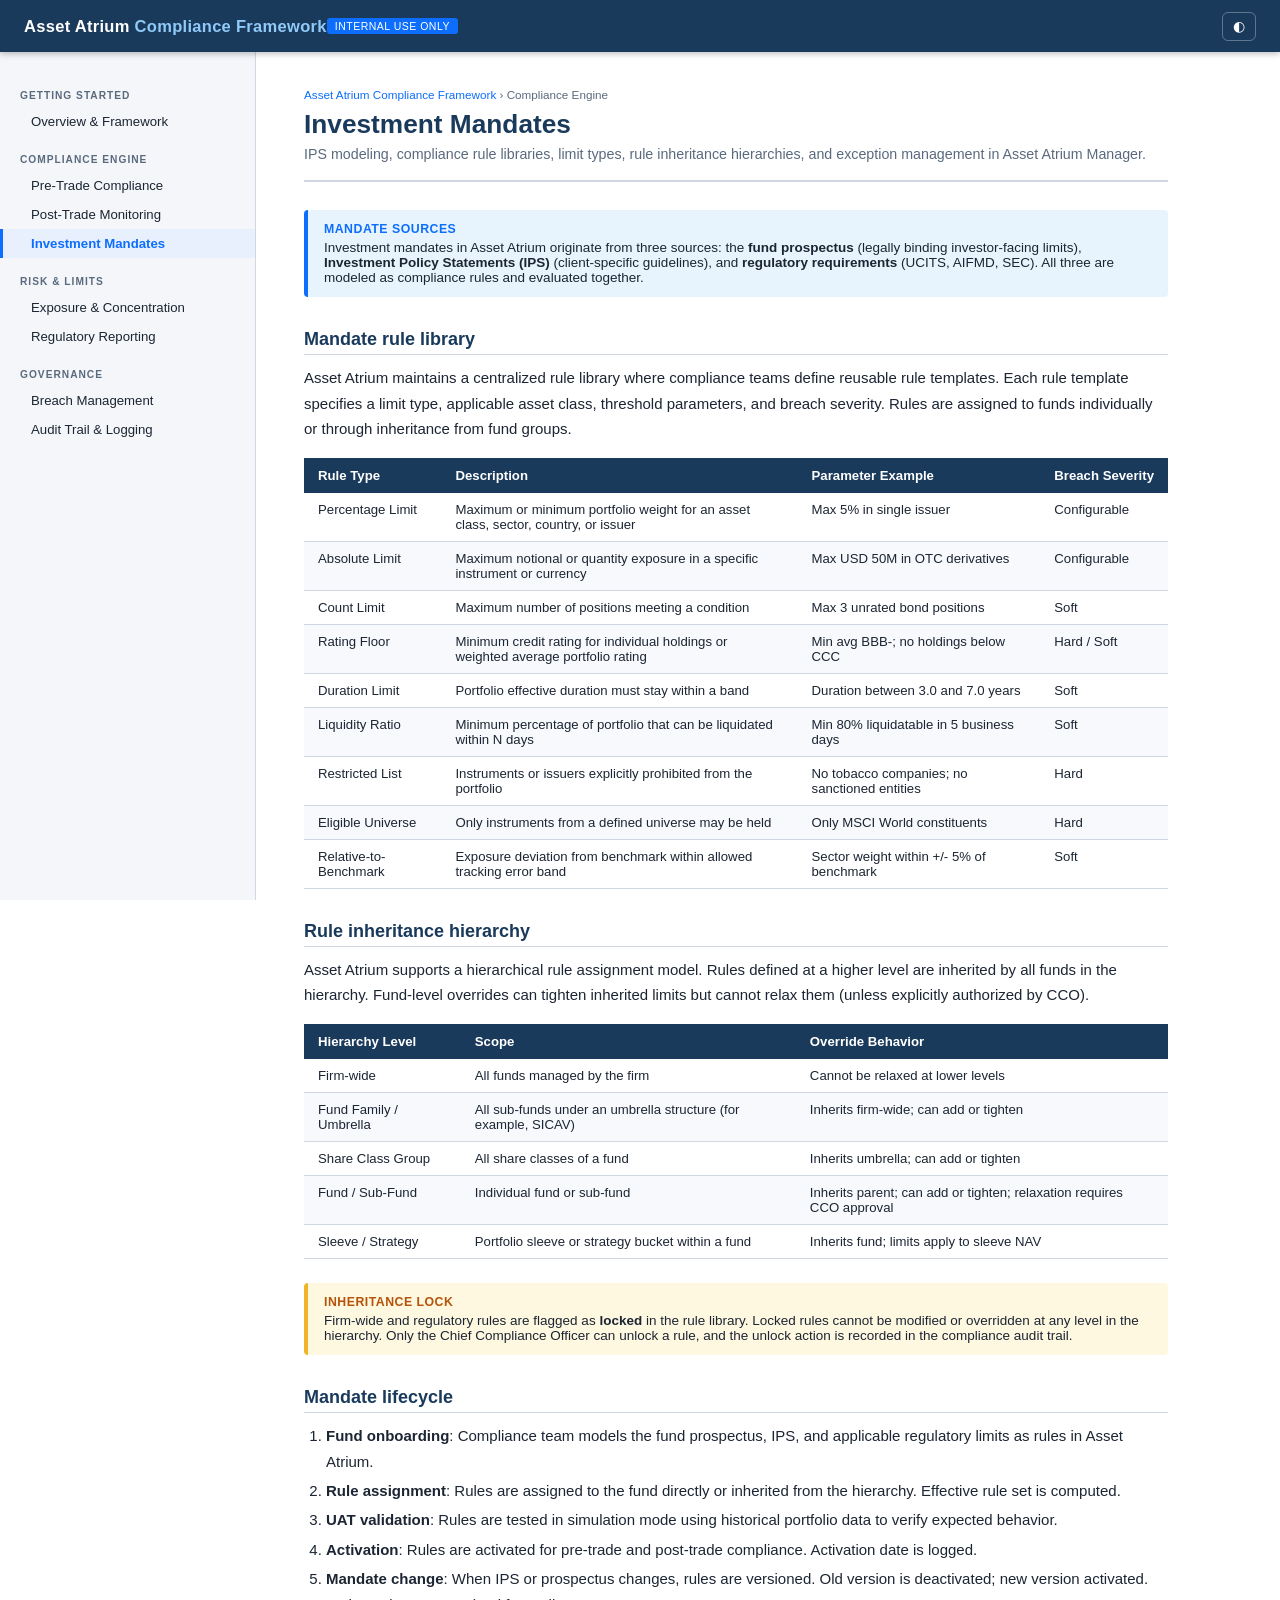
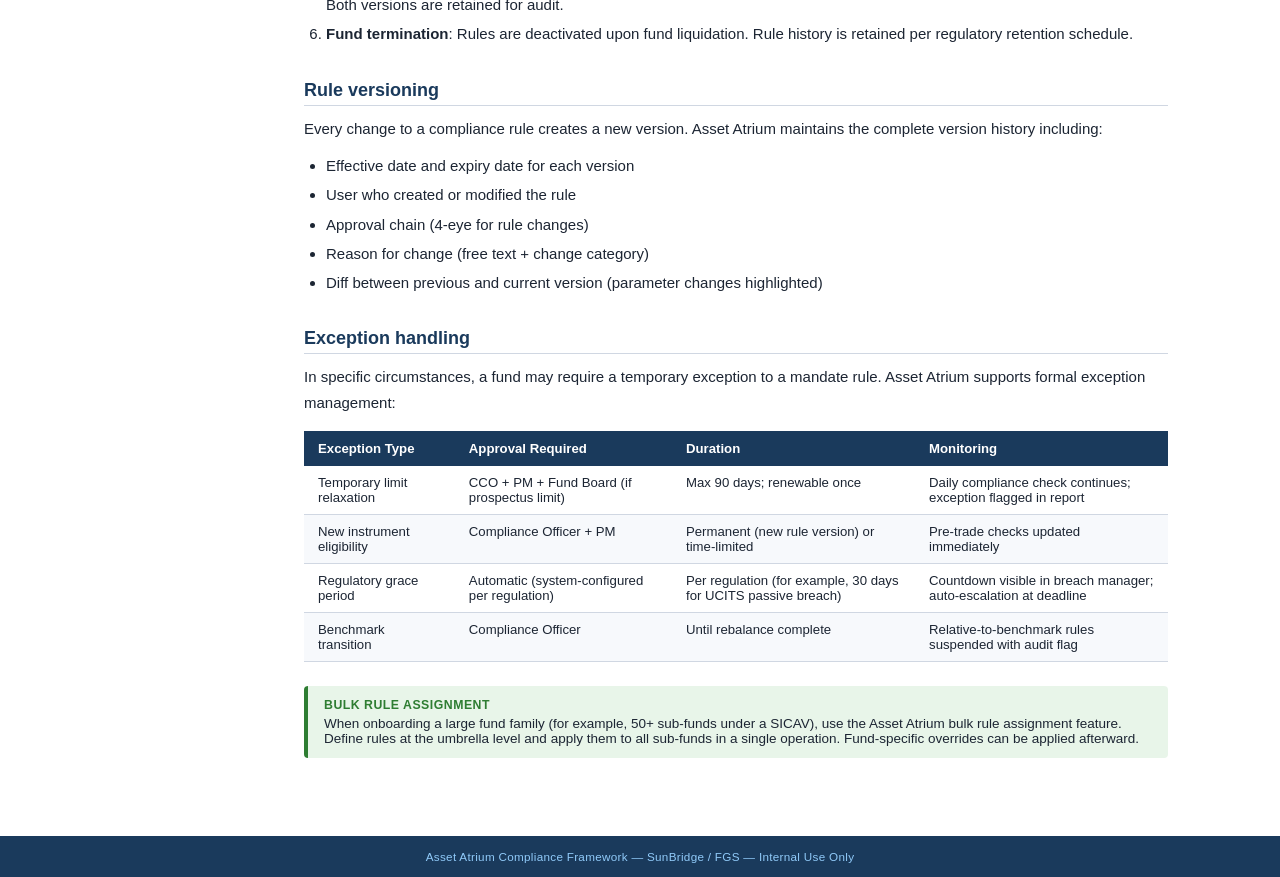
<file: mandates.html>
﻿<!DOCTYPE html>
<html lang="en">
<head>
<meta charset="UTF-8" />
<meta name="viewport" content="width=device-width, initial-scale=1.0" />
<title>Investment Mandates — Asset Atrium Compliance Framework</title>
<link rel="stylesheet" href="assets/style.css" />
<script>(function(){var t=localStorage.getItem("crh-theme");if(t)document.documentElement.setAttribute("data-theme",t);else if(window.matchMedia("(prefers-color-scheme:dark)").matches)document.documentElement.setAttribute("data-theme","dark");else document.documentElement.setAttribute("data-theme","light");})()</script>
</head>
<body>
<header class="top-banner">
  <div class="brand">Asset Atrium <span>Compliance Framework</span></div>
  <span class="badge">Internal Use Only</span>
  <button class="theme-toggle" id="theme-toggle" aria-label="Toggle theme">◐</button>
</header>
<div class="layout">
  <nav class="sidebar">
    <div class="nav-section">Getting Started</div>
    <a href="index.html">Overview &amp; Framework</a>
    <div class="nav-section">Compliance Engine</div>
    <a href="pre-trade.html">Pre-Trade Compliance</a>
    <a href="post-trade.html">Post-Trade Monitoring</a>
    <a href="mandates.html" class="active">Investment Mandates</a>
    <div class="nav-section">Risk &amp; Limits</div>
    <a href="exposure.html">Exposure &amp; Concentration</a>
    <a href="regulatory.html">Regulatory Reporting</a>
    <div class="nav-section">Governance</div>
    <a href="breach.html">Breach Management</a>
    <a href="audit.html">Audit Trail &amp; Logging</a>
  </nav>
  <main class="content">
    <div class="page-header">
      <div class="breadcrumb"><a href="index.html">Asset Atrium Compliance Framework</a> &rsaquo; Compliance Engine</div>
      <h1>Investment Mandates</h1>
      <div class="subtitle">IPS modeling, compliance rule libraries, limit types, rule inheritance hierarchies, and exception management in Asset Atrium Manager.</div>
    </div>
    <div class="admonition note">
      <div class="adm-title">Mandate sources</div>
      Investment mandates in Asset Atrium originate from three sources: the <strong>fund prospectus</strong> (legally binding investor-facing limits), <strong>Investment Policy Statements (IPS)</strong> (client-specific guidelines), and <strong>regulatory requirements</strong> (UCITS, AIFMD, SEC). All three are modeled as compliance rules and evaluated together.
    </div>
    <h2>Mandate rule library</h2>
    <p>Asset Atrium maintains a centralized rule library where compliance teams define reusable rule templates. Each rule template specifies a limit type, applicable asset class, threshold parameters, and breach severity. Rules are assigned to funds individually or through inheritance from fund groups.</p>
    <div class="tbl-wrap">
      <table>
        <thead><tr><th>Rule Type</th><th>Description</th><th>Parameter Example</th><th>Breach Severity</th></tr></thead>
        <tbody>
          <tr><td>Percentage Limit</td><td>Maximum or minimum portfolio weight for an asset class, sector, country, or issuer</td><td>Max 5% in single issuer</td><td>Configurable</td></tr>
          <tr><td>Absolute Limit</td><td>Maximum notional or quantity exposure in a specific instrument or currency</td><td>Max USD 50M in OTC derivatives</td><td>Configurable</td></tr>
          <tr><td>Count Limit</td><td>Maximum number of positions meeting a condition</td><td>Max 3 unrated bond positions</td><td>Soft</td></tr>
          <tr><td>Rating Floor</td><td>Minimum credit rating for individual holdings or weighted average portfolio rating</td><td>Min avg BBB-; no holdings below CCC</td><td>Hard / Soft</td></tr>
          <tr><td>Duration Limit</td><td>Portfolio effective duration must stay within a band</td><td>Duration between 3.0 and 7.0 years</td><td>Soft</td></tr>
          <tr><td>Liquidity Ratio</td><td>Minimum percentage of portfolio that can be liquidated within N days</td><td>Min 80% liquidatable in 5 business days</td><td>Soft</td></tr>
          <tr><td>Restricted List</td><td>Instruments or issuers explicitly prohibited from the portfolio</td><td>No tobacco companies; no sanctioned entities</td><td>Hard</td></tr>
          <tr><td>Eligible Universe</td><td>Only instruments from a defined universe may be held</td><td>Only MSCI World constituents</td><td>Hard</td></tr>
          <tr><td>Relative-to-Benchmark</td><td>Exposure deviation from benchmark within allowed tracking error band</td><td>Sector weight within +/- 5% of benchmark</td><td>Soft</td></tr>
        </tbody>
      </table>
    </div>
    <h2>Rule inheritance hierarchy</h2>
    <p>Asset Atrium supports a hierarchical rule assignment model. Rules defined at a higher level are inherited by all funds in the hierarchy. Fund-level overrides can tighten inherited limits but cannot relax them (unless explicitly authorized by CCO).</p>
    <div class="tbl-wrap">
      <table>
        <thead><tr><th>Hierarchy Level</th><th>Scope</th><th>Override Behavior</th></tr></thead>
        <tbody>
          <tr><td>Firm-wide</td><td>All funds managed by the firm</td><td>Cannot be relaxed at lower levels</td></tr>
          <tr><td>Fund Family / Umbrella</td><td>All sub-funds under an umbrella structure (for example, SICAV)</td><td>Inherits firm-wide; can add or tighten</td></tr>
          <tr><td>Share Class Group</td><td>All share classes of a fund</td><td>Inherits umbrella; can add or tighten</td></tr>
          <tr><td>Fund / Sub-Fund</td><td>Individual fund or sub-fund</td><td>Inherits parent; can add or tighten; relaxation requires CCO approval</td></tr>
          <tr><td>Sleeve / Strategy</td><td>Portfolio sleeve or strategy bucket within a fund</td><td>Inherits fund; limits apply to sleeve NAV</td></tr>
        </tbody>
      </table>
    </div>
    <div class="admonition warn">
      <div class="adm-title">Inheritance lock</div>
      Firm-wide and regulatory rules are flagged as <strong>locked</strong> in the rule library. Locked rules cannot be modified or overridden at any level in the hierarchy. Only the Chief Compliance Officer can unlock a rule, and the unlock action is recorded in the compliance audit trail.
    </div>
    <h2>Mandate lifecycle</h2>
    <ol>
      <li><strong>Fund onboarding</strong>: Compliance team models the fund prospectus, IPS, and applicable regulatory limits as rules in Asset Atrium.</li>
      <li><strong>Rule assignment</strong>: Rules are assigned to the fund directly or inherited from the hierarchy. Effective rule set is computed.</li>
      <li><strong>UAT validation</strong>: Rules are tested in simulation mode using historical portfolio data to verify expected behavior.</li>
      <li><strong>Activation</strong>: Rules are activated for pre-trade and post-trade compliance. Activation date is logged.</li>
      <li><strong>Mandate change</strong>: When IPS or prospectus changes, rules are versioned. Old version is deactivated; new version activated. Both versions are retained for audit.</li>
      <li><strong>Fund termination</strong>: Rules are deactivated upon fund liquidation. Rule history is retained per regulatory retention schedule.</li>
    </ol>
    <h2>Rule versioning</h2>
    <p>Every change to a compliance rule creates a new version. Asset Atrium maintains the complete version history including:</p>
    <ul>
      <li>Effective date and expiry date for each version</li>
      <li>User who created or modified the rule</li>
      <li>Approval chain (4-eye for rule changes)</li>
      <li>Reason for change (free text + change category)</li>
      <li>Diff between previous and current version (parameter changes highlighted)</li>
    </ul>
    <h2>Exception handling</h2>
    <p>In specific circumstances, a fund may require a temporary exception to a mandate rule. Asset Atrium supports formal exception management:</p>
    <div class="tbl-wrap">
      <table>
        <thead><tr><th>Exception Type</th><th>Approval Required</th><th>Duration</th><th>Monitoring</th></tr></thead>
        <tbody>
          <tr><td>Temporary limit relaxation</td><td>CCO + PM + Fund Board (if prospectus limit)</td><td>Max 90 days; renewable once</td><td>Daily compliance check continues; exception flagged in report</td></tr>
          <tr><td>New instrument eligibility</td><td>Compliance Officer + PM</td><td>Permanent (new rule version) or time-limited</td><td>Pre-trade checks updated immediately</td></tr>
          <tr><td>Regulatory grace period</td><td>Automatic (system-configured per regulation)</td><td>Per regulation (for example, 30 days for UCITS passive breach)</td><td>Countdown visible in breach manager; auto-escalation at deadline</td></tr>
          <tr><td>Benchmark transition</td><td>Compliance Officer</td><td>Until rebalance complete</td><td>Relative-to-benchmark rules suspended with audit flag</td></tr>
        </tbody>
      </table>
    </div>
    <div class="admonition tip">
      <div class="adm-title">Bulk rule assignment</div>
      When onboarding a large fund family (for example, 50+ sub-funds under a SICAV), use the Asset Atrium bulk rule assignment feature. Define rules at the umbrella level and apply them to all sub-funds in a single operation. Fund-specific overrides can be applied afterward.
    </div>
  </main>
</div>
<footer>Asset Atrium Compliance Framework &mdash; SunBridge / FGS &mdash; Internal Use Only</footer>
<script>(function(){var btn=document.getElementById("theme-toggle");if(!btn)return;function upd(){btn.textContent=document.documentElement.getAttribute("data-theme")==="dark"?"☀":"◐";}upd();btn.addEventListener("click",function(){var n=document.documentElement.getAttribute("data-theme")==="dark"?"light":"dark";document.documentElement.setAttribute("data-theme",n);localStorage.setItem("crh-theme",n);upd();});})()</script>
</body>
</html>
</file>
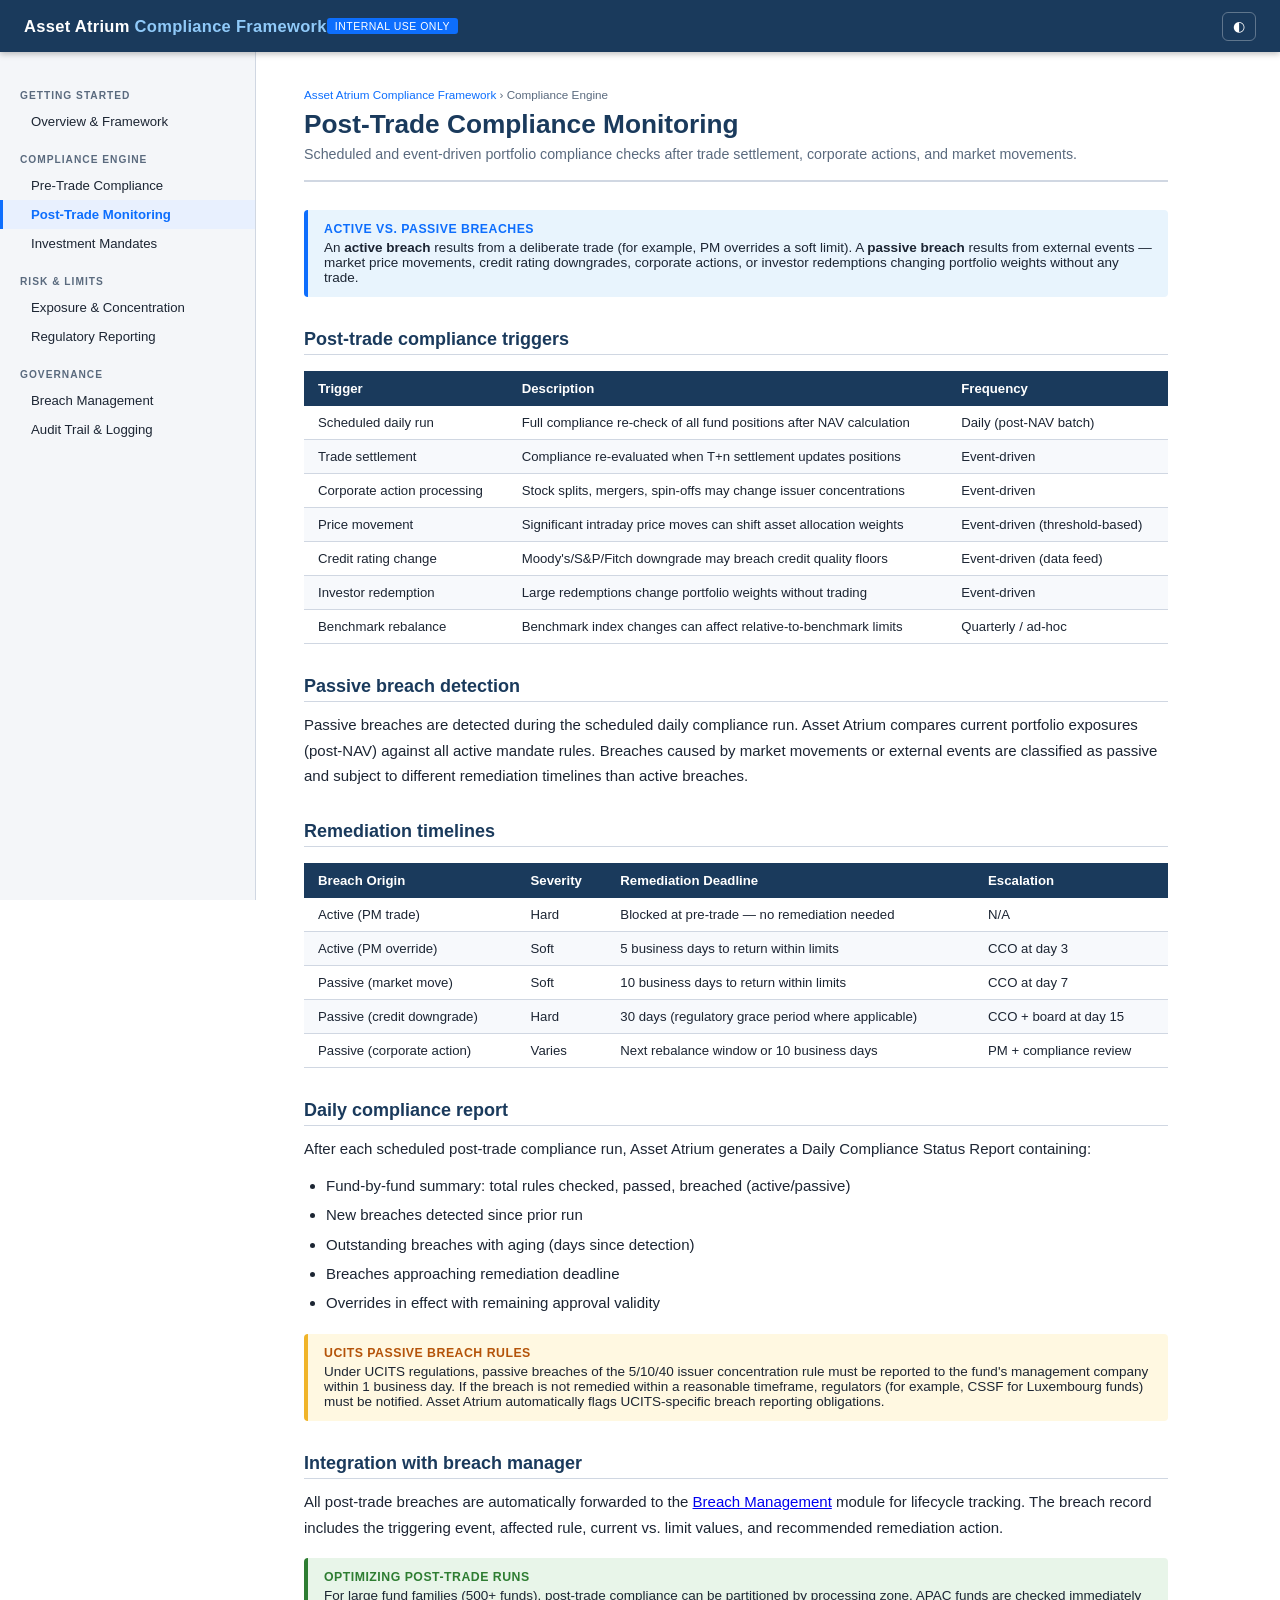
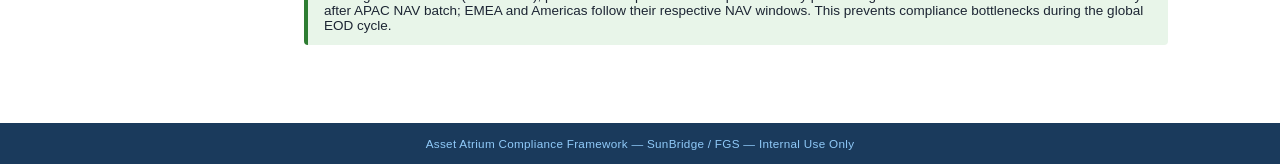
<file: post-trade.html>
﻿<!DOCTYPE html>
<html lang="en">
<head>
<meta charset="UTF-8" />
<meta name="viewport" content="width=device-width, initial-scale=1.0" />
<title>Post-Trade Monitoring — Asset Atrium Compliance Framework</title>
<link rel="stylesheet" href="assets/style.css" />
<script>(function(){var t=localStorage.getItem("crh-theme");if(t)document.documentElement.setAttribute("data-theme",t);else if(window.matchMedia("(prefers-color-scheme:dark)").matches)document.documentElement.setAttribute("data-theme","dark");else document.documentElement.setAttribute("data-theme","light");})()</script>
</head>
<body>
<header class="top-banner">
  <div class="brand">Asset Atrium <span>Compliance Framework</span></div>
  <span class="badge">Internal Use Only</span>
  <button class="theme-toggle" id="theme-toggle" aria-label="Toggle theme">◐</button>
</header>
<div class="layout">
  <nav class="sidebar">
    <div class="nav-section">Getting Started</div>
    <a href="index.html">Overview &amp; Framework</a>
    <div class="nav-section">Compliance Engine</div>
    <a href="pre-trade.html">Pre-Trade Compliance</a>
    <a href="post-trade.html" class="active">Post-Trade Monitoring</a>
    <a href="mandates.html">Investment Mandates</a>
    <div class="nav-section">Risk &amp; Limits</div>
    <a href="exposure.html">Exposure &amp; Concentration</a>
    <a href="regulatory.html">Regulatory Reporting</a>
    <div class="nav-section">Governance</div>
    <a href="breach.html">Breach Management</a>
    <a href="audit.html">Audit Trail &amp; Logging</a>
  </nav>
  <main class="content">
    <div class="page-header">
      <div class="breadcrumb"><a href="index.html">Asset Atrium Compliance Framework</a> &rsaquo; Compliance Engine</div>
      <h1>Post-Trade Compliance Monitoring</h1>
      <div class="subtitle">Scheduled and event-driven portfolio compliance checks after trade settlement, corporate actions, and market movements.</div>
    </div>
    <div class="admonition note">
      <div class="adm-title">Active vs. passive breaches</div>
      An <strong>active breach</strong> results from a deliberate trade (for example, PM overrides a soft limit). A <strong>passive breach</strong> results from external events — market price movements, credit rating downgrades, corporate actions, or investor redemptions changing portfolio weights without any trade.
    </div>
    <h2>Post-trade compliance triggers</h2>
    <div class="tbl-wrap">
      <table>
        <thead><tr><th>Trigger</th><th>Description</th><th>Frequency</th></tr></thead>
        <tbody>
          <tr><td>Scheduled daily run</td><td>Full compliance re-check of all fund positions after NAV calculation</td><td>Daily (post-NAV batch)</td></tr>
          <tr><td>Trade settlement</td><td>Compliance re-evaluated when T+n settlement updates positions</td><td>Event-driven</td></tr>
          <tr><td>Corporate action processing</td><td>Stock splits, mergers, spin-offs may change issuer concentrations</td><td>Event-driven</td></tr>
          <tr><td>Price movement</td><td>Significant intraday price moves can shift asset allocation weights</td><td>Event-driven (threshold-based)</td></tr>
          <tr><td>Credit rating change</td><td>Moody's/S&amp;P/Fitch downgrade may breach credit quality floors</td><td>Event-driven (data feed)</td></tr>
          <tr><td>Investor redemption</td><td>Large redemptions change portfolio weights without trading</td><td>Event-driven</td></tr>
          <tr><td>Benchmark rebalance</td><td>Benchmark index changes can affect relative-to-benchmark limits</td><td>Quarterly / ad-hoc</td></tr>
        </tbody>
      </table>
    </div>
    <h2>Passive breach detection</h2>
    <p>Passive breaches are detected during the scheduled daily compliance run. Asset Atrium compares current portfolio exposures (post-NAV) against all active mandate rules. Breaches caused by market movements or external events are classified as passive and subject to different remediation timelines than active breaches.</p>
    <h2>Remediation timelines</h2>
    <div class="tbl-wrap">
      <table>
        <thead><tr><th>Breach Origin</th><th>Severity</th><th>Remediation Deadline</th><th>Escalation</th></tr></thead>
        <tbody>
          <tr><td>Active (PM trade)</td><td>Hard</td><td>Blocked at pre-trade — no remediation needed</td><td>N/A</td></tr>
          <tr><td>Active (PM override)</td><td>Soft</td><td>5 business days to return within limits</td><td>CCO at day 3</td></tr>
          <tr><td>Passive (market move)</td><td>Soft</td><td>10 business days to return within limits</td><td>CCO at day 7</td></tr>
          <tr><td>Passive (credit downgrade)</td><td>Hard</td><td>30 days (regulatory grace period where applicable)</td><td>CCO + board at day 15</td></tr>
          <tr><td>Passive (corporate action)</td><td>Varies</td><td>Next rebalance window or 10 business days</td><td>PM + compliance review</td></tr>
        </tbody>
      </table>
    </div>
    <h2>Daily compliance report</h2>
    <p>After each scheduled post-trade compliance run, Asset Atrium generates a Daily Compliance Status Report containing:</p>
    <ul>
      <li>Fund-by-fund summary: total rules checked, passed, breached (active/passive)</li>
      <li>New breaches detected since prior run</li>
      <li>Outstanding breaches with aging (days since detection)</li>
      <li>Breaches approaching remediation deadline</li>
      <li>Overrides in effect with remaining approval validity</li>
    </ul>
    <div class="admonition warn">
      <div class="adm-title">UCITS passive breach rules</div>
      Under UCITS regulations, passive breaches of the 5/10/40 issuer concentration rule must be reported to the fund's management company within 1 business day. If the breach is not remedied within a reasonable timeframe, regulators (for example, CSSF for Luxembourg funds) must be notified. Asset Atrium automatically flags UCITS-specific breach reporting obligations.
    </div>
    <h2>Integration with breach manager</h2>
    <p>All post-trade breaches are automatically forwarded to the <a href="breach.html">Breach Management</a> module for lifecycle tracking. The breach record includes the triggering event, affected rule, current vs. limit values, and recommended remediation action.</p>
    <div class="admonition tip">
      <div class="adm-title">Optimizing post-trade runs</div>
      For large fund families (500+ funds), post-trade compliance can be partitioned by processing zone. APAC funds are checked immediately after APAC NAV batch; EMEA and Americas follow their respective NAV windows. This prevents compliance bottlenecks during the global EOD cycle.
    </div>
  </main>
</div>
<footer>Asset Atrium Compliance Framework &mdash; SunBridge / FGS &mdash; Internal Use Only</footer>
<script>(function(){var btn=document.getElementById("theme-toggle");if(!btn)return;function upd(){btn.textContent=document.documentElement.getAttribute("data-theme")==="dark"?"☀":"◐";}upd();btn.addEventListener("click",function(){var n=document.documentElement.getAttribute("data-theme")==="dark"?"light":"dark";document.documentElement.setAttribute("data-theme",n);localStorage.setItem("crh-theme",n);upd();});})()</script>
</body>
</html>
</file>
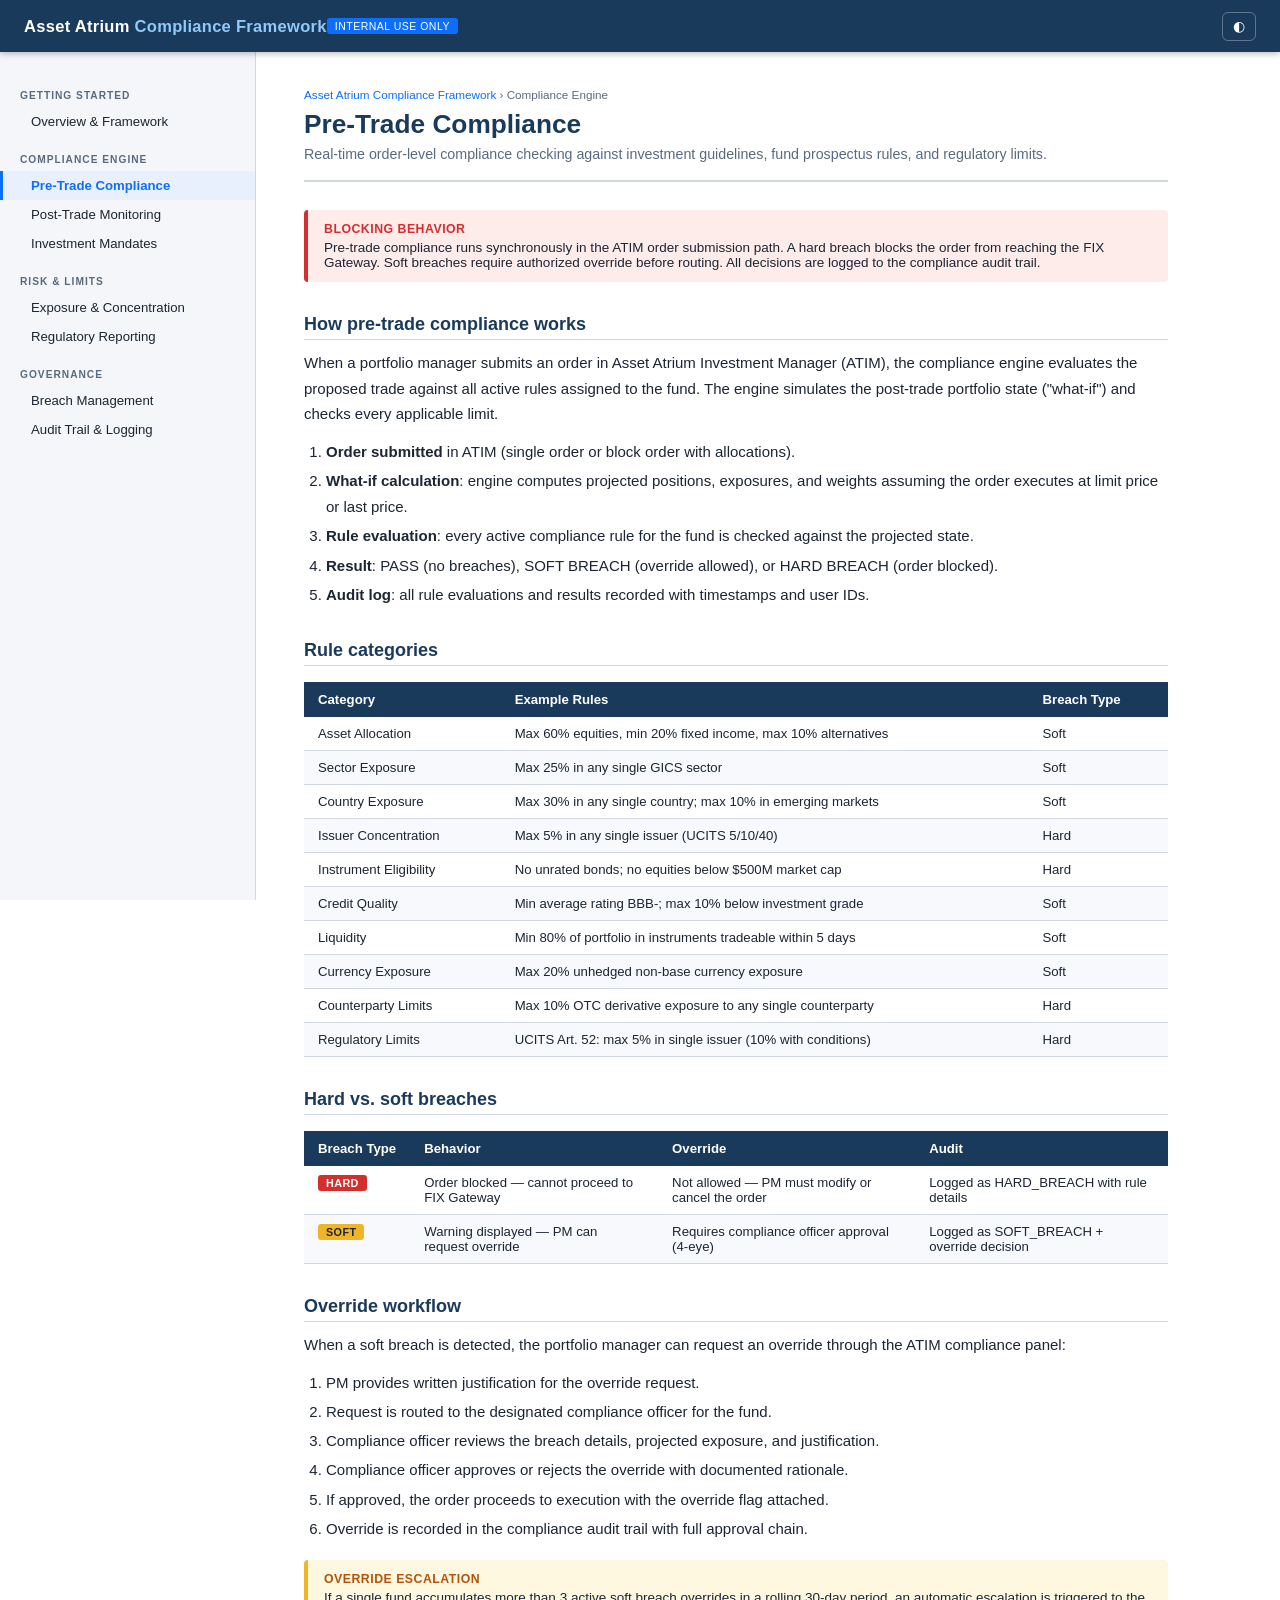
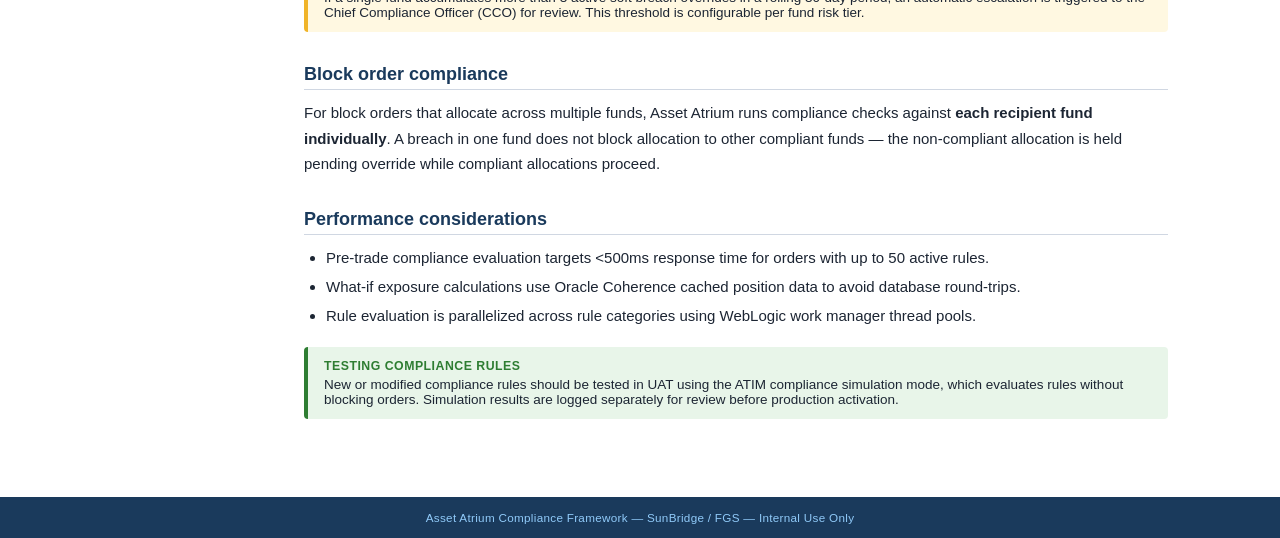
<file: pre-trade.html>
﻿<!DOCTYPE html>
<html lang="en">
<head>
<meta charset="UTF-8" />
<meta name="viewport" content="width=device-width, initial-scale=1.0" />
<title>Pre-Trade Compliance — Asset Atrium Compliance Framework</title>
<link rel="stylesheet" href="assets/style.css" />
<script>(function(){var t=localStorage.getItem("crh-theme");if(t)document.documentElement.setAttribute("data-theme",t);else if(window.matchMedia("(prefers-color-scheme:dark)").matches)document.documentElement.setAttribute("data-theme","dark");else document.documentElement.setAttribute("data-theme","light");})()</script>
</head>
<body>
<header class="top-banner">
  <div class="brand">Asset Atrium <span>Compliance Framework</span></div>
  <span class="badge">Internal Use Only</span>
  <button class="theme-toggle" id="theme-toggle" aria-label="Toggle theme">◐</button>
</header>
<div class="layout">
  <nav class="sidebar">
    <div class="nav-section">Getting Started</div>
    <a href="index.html">Overview &amp; Framework</a>
    <div class="nav-section">Compliance Engine</div>
    <a href="pre-trade.html" class="active">Pre-Trade Compliance</a>
    <a href="post-trade.html">Post-Trade Monitoring</a>
    <a href="mandates.html">Investment Mandates</a>
    <div class="nav-section">Risk &amp; Limits</div>
    <a href="exposure.html">Exposure &amp; Concentration</a>
    <a href="regulatory.html">Regulatory Reporting</a>
    <div class="nav-section">Governance</div>
    <a href="breach.html">Breach Management</a>
    <a href="audit.html">Audit Trail &amp; Logging</a>
  </nav>
  <main class="content">
    <div class="page-header">
      <div class="breadcrumb"><a href="index.html">Asset Atrium Compliance Framework</a> &rsaquo; Compliance Engine</div>
      <h1>Pre-Trade Compliance</h1>
      <div class="subtitle">Real-time order-level compliance checking against investment guidelines, fund prospectus rules, and regulatory limits.</div>
    </div>
    <div class="admonition imp">
      <div class="adm-title">Blocking behavior</div>
      Pre-trade compliance runs synchronously in the ATIM order submission path. A hard breach blocks the order from reaching the FIX Gateway. Soft breaches require authorized override before routing. All decisions are logged to the compliance audit trail.
    </div>
    <h2>How pre-trade compliance works</h2>
    <p>When a portfolio manager submits an order in Asset Atrium Investment Manager (ATIM), the compliance engine evaluates the proposed trade against all active rules assigned to the fund. The engine simulates the post-trade portfolio state ("what-if") and checks every applicable limit.</p>
    <ol>
      <li><strong>Order submitted</strong> in ATIM (single order or block order with allocations).</li>
      <li><strong>What-if calculation</strong>: engine computes projected positions, exposures, and weights assuming the order executes at limit price or last price.</li>
      <li><strong>Rule evaluation</strong>: every active compliance rule for the fund is checked against the projected state.</li>
      <li><strong>Result</strong>: PASS (no breaches), SOFT BREACH (override allowed), or HARD BREACH (order blocked).</li>
      <li><strong>Audit log</strong>: all rule evaluations and results recorded with timestamps and user IDs.</li>
    </ol>
    <h2>Rule categories</h2>
    <div class="tbl-wrap">
      <table>
        <thead><tr><th>Category</th><th>Example Rules</th><th>Breach Type</th></tr></thead>
        <tbody>
          <tr><td>Asset Allocation</td><td>Max 60% equities, min 20% fixed income, max 10% alternatives</td><td>Soft</td></tr>
          <tr><td>Sector Exposure</td><td>Max 25% in any single GICS sector</td><td>Soft</td></tr>
          <tr><td>Country Exposure</td><td>Max 30% in any single country; max 10% in emerging markets</td><td>Soft</td></tr>
          <tr><td>Issuer Concentration</td><td>Max 5% in any single issuer (UCITS 5/10/40)</td><td>Hard</td></tr>
          <tr><td>Instrument Eligibility</td><td>No unrated bonds; no equities below $500M market cap</td><td>Hard</td></tr>
          <tr><td>Credit Quality</td><td>Min average rating BBB-; max 10% below investment grade</td><td>Soft</td></tr>
          <tr><td>Liquidity</td><td>Min 80% of portfolio in instruments tradeable within 5 days</td><td>Soft</td></tr>
          <tr><td>Currency Exposure</td><td>Max 20% unhedged non-base currency exposure</td><td>Soft</td></tr>
          <tr><td>Counterparty Limits</td><td>Max 10% OTC derivative exposure to any single counterparty</td><td>Hard</td></tr>
          <tr><td>Regulatory Limits</td><td>UCITS Art. 52: max 5% in single issuer (10% with conditions)</td><td>Hard</td></tr>
        </tbody>
      </table>
    </div>
    <h2>Hard vs. soft breaches</h2>
    <div class="tbl-wrap">
      <table>
        <thead><tr><th>Breach Type</th><th>Behavior</th><th>Override</th><th>Audit</th></tr></thead>
        <tbody>
          <tr><td><span class="tag tag-req">Hard</span></td><td>Order blocked — cannot proceed to FIX Gateway</td><td>Not allowed — PM must modify or cancel the order</td><td>Logged as HARD_BREACH with rule details</td></tr>
          <tr><td><span class="tag tag-dep">Soft</span></td><td>Warning displayed — PM can request override</td><td>Requires compliance officer approval (4-eye)</td><td>Logged as SOFT_BREACH + override decision</td></tr>
        </tbody>
      </table>
    </div>
    <h2>Override workflow</h2>
    <p>When a soft breach is detected, the portfolio manager can request an override through the ATIM compliance panel:</p>
    <ol>
      <li>PM provides written justification for the override request.</li>
      <li>Request is routed to the designated compliance officer for the fund.</li>
      <li>Compliance officer reviews the breach details, projected exposure, and justification.</li>
      <li>Compliance officer approves or rejects the override with documented rationale.</li>
      <li>If approved, the order proceeds to execution with the override flag attached.</li>
      <li>Override is recorded in the compliance audit trail with full approval chain.</li>
    </ol>
    <div class="admonition warn">
      <div class="adm-title">Override escalation</div>
      If a single fund accumulates more than 3 active soft breach overrides in a rolling 30-day period, an automatic escalation is triggered to the Chief Compliance Officer (CCO) for review. This threshold is configurable per fund risk tier.
    </div>
    <h2>Block order compliance</h2>
    <p>For block orders that allocate across multiple funds, Asset Atrium runs compliance checks against <strong>each recipient fund individually</strong>. A breach in one fund does not block allocation to other compliant funds — the non-compliant allocation is held pending override while compliant allocations proceed.</p>
    <h2>Performance considerations</h2>
    <ul>
      <li>Pre-trade compliance evaluation targets &lt;500ms response time for orders with up to 50 active rules.</li>
      <li>What-if exposure calculations use Oracle Coherence cached position data to avoid database round-trips.</li>
      <li>Rule evaluation is parallelized across rule categories using WebLogic work manager thread pools.</li>
    </ul>
    <div class="admonition tip">
      <div class="adm-title">Testing compliance rules</div>
      New or modified compliance rules should be tested in UAT using the ATIM compliance simulation mode, which evaluates rules without blocking orders. Simulation results are logged separately for review before production activation.
    </div>
  </main>
</div>
<footer>Asset Atrium Compliance Framework &mdash; SunBridge / FGS &mdash; Internal Use Only</footer>
<script>(function(){var btn=document.getElementById("theme-toggle");if(!btn)return;function upd(){btn.textContent=document.documentElement.getAttribute("data-theme")==="dark"?"☀":"◐";}upd();btn.addEventListener("click",function(){var n=document.documentElement.getAttribute("data-theme")==="dark"?"light":"dark";document.documentElement.setAttribute("data-theme",n);localStorage.setItem("crh-theme",n);upd();});})()</script>
</body>
</html>
</file>
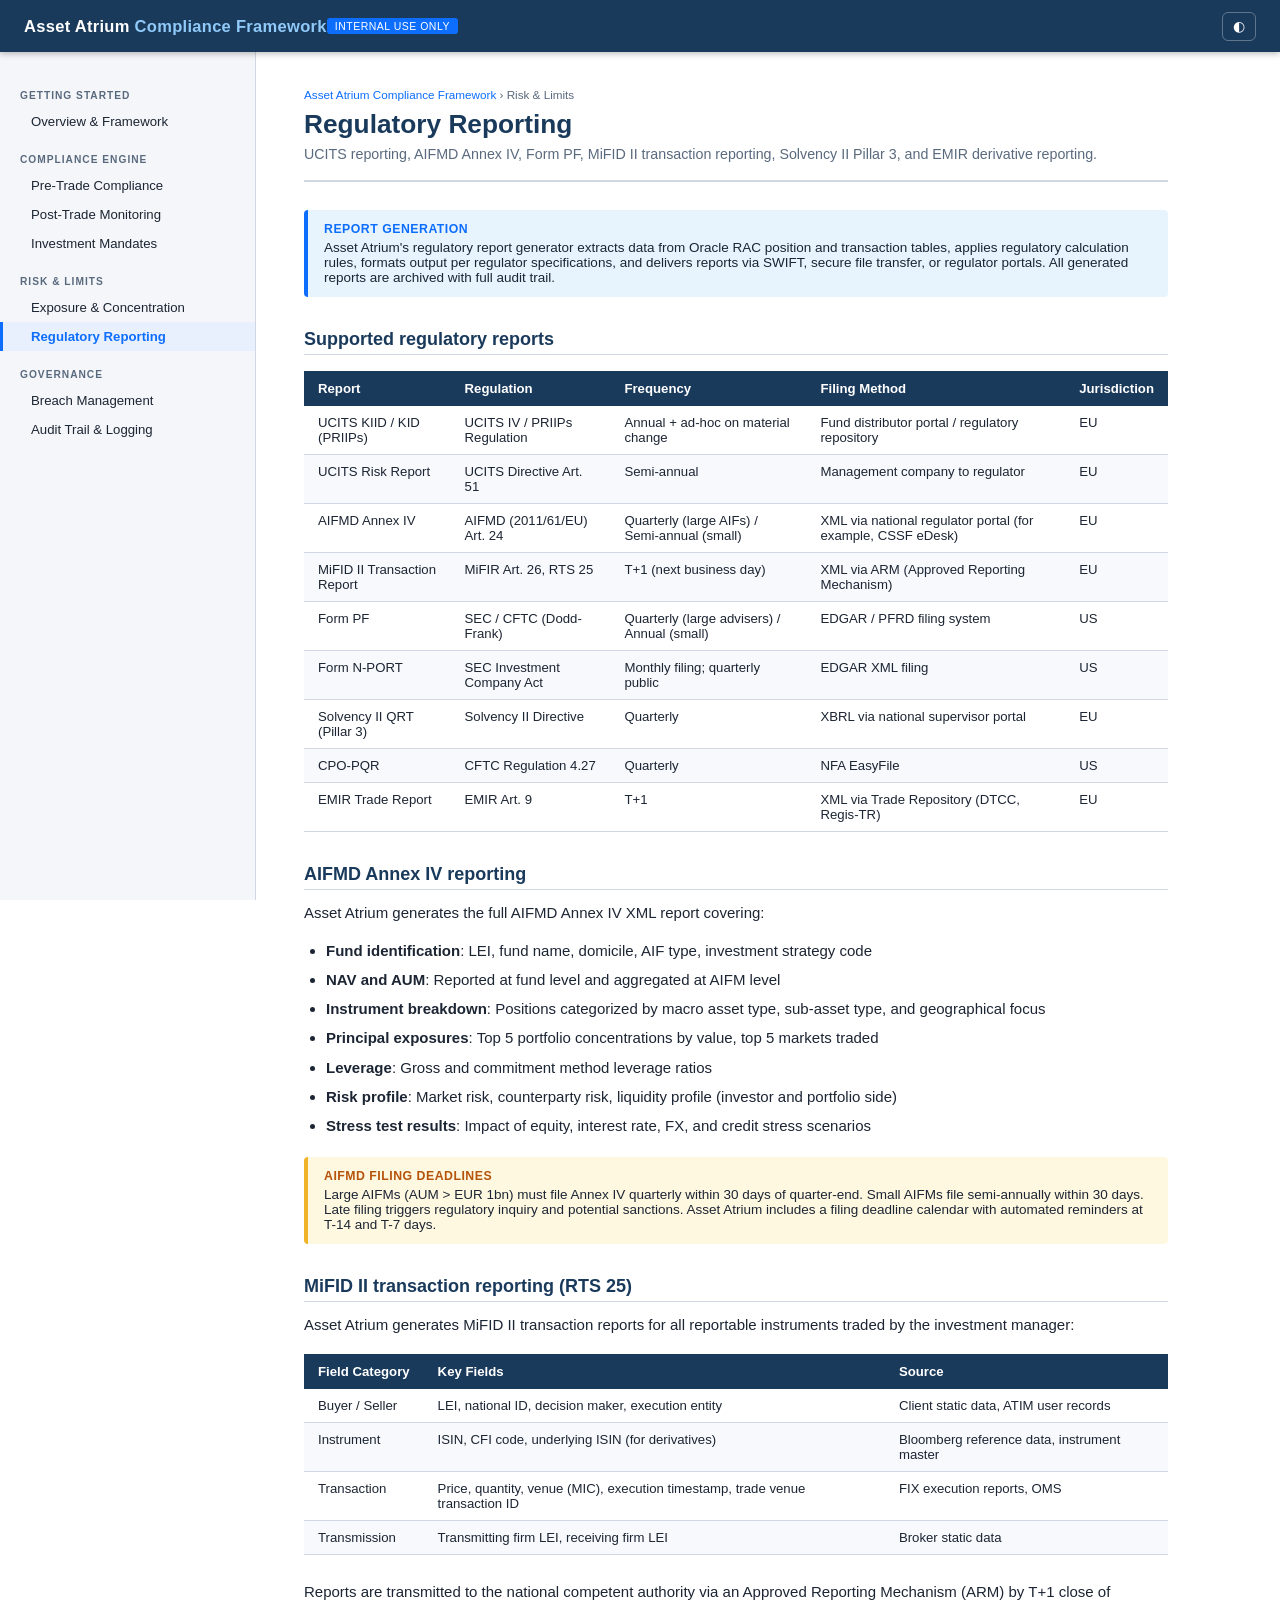
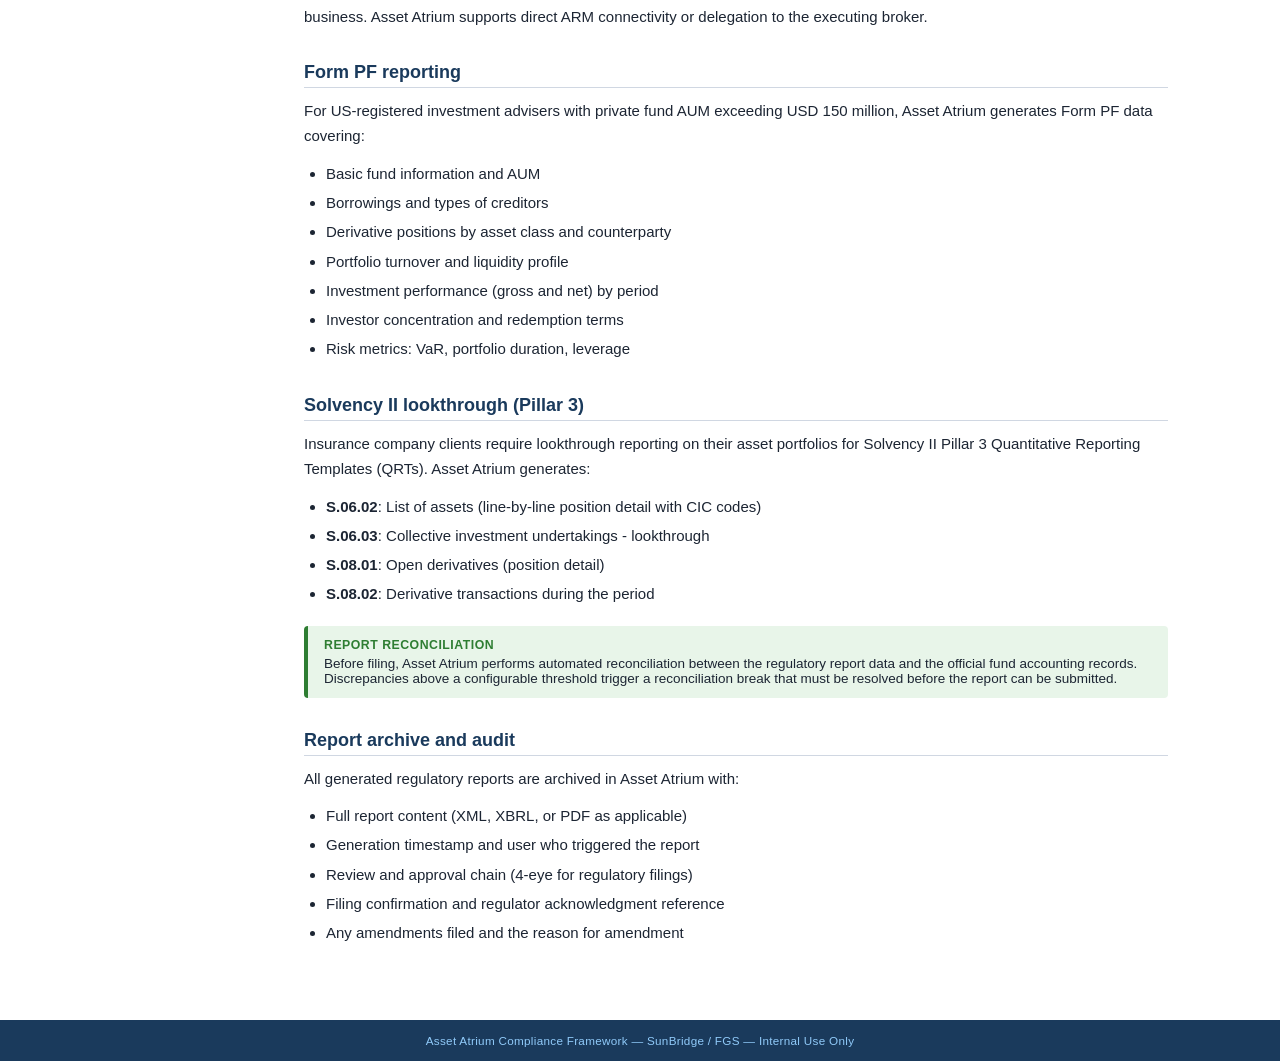
<file: regulatory.html>
﻿<!DOCTYPE html>
<html lang="en">
<head>
<meta charset="UTF-8" />
<meta name="viewport" content="width=device-width, initial-scale=1.0" />
<title>Regulatory Reporting — Asset Atrium Compliance Framework</title>
<link rel="stylesheet" href="assets/style.css" />
<script>(function(){var t=localStorage.getItem("crh-theme");if(t)document.documentElement.setAttribute("data-theme",t);else if(window.matchMedia("(prefers-color-scheme:dark)").matches)document.documentElement.setAttribute("data-theme","dark");else document.documentElement.setAttribute("data-theme","light");})()</script>
</head>
<body>
<header class="top-banner">
  <div class="brand">Asset Atrium <span>Compliance Framework</span></div>
  <span class="badge">Internal Use Only</span>
  <button class="theme-toggle" id="theme-toggle" aria-label="Toggle theme">◐</button>
</header>
<div class="layout">
  <nav class="sidebar">
    <div class="nav-section">Getting Started</div>
    <a href="index.html">Overview &amp; Framework</a>
    <div class="nav-section">Compliance Engine</div>
    <a href="pre-trade.html">Pre-Trade Compliance</a>
    <a href="post-trade.html">Post-Trade Monitoring</a>
    <a href="mandates.html">Investment Mandates</a>
    <div class="nav-section">Risk &amp; Limits</div>
    <a href="exposure.html">Exposure &amp; Concentration</a>
    <a href="regulatory.html" class="active">Regulatory Reporting</a>
    <div class="nav-section">Governance</div>
    <a href="breach.html">Breach Management</a>
    <a href="audit.html">Audit Trail &amp; Logging</a>
  </nav>
  <main class="content">
    <div class="page-header">
      <div class="breadcrumb"><a href="index.html">Asset Atrium Compliance Framework</a> &rsaquo; Risk &amp; Limits</div>
      <h1>Regulatory Reporting</h1>
      <div class="subtitle">UCITS reporting, AIFMD Annex IV, Form PF, MiFID II transaction reporting, Solvency II Pillar 3, and EMIR derivative reporting.</div>
    </div>
    <div class="admonition note">
      <div class="adm-title">Report generation</div>
      Asset Atrium's regulatory report generator extracts data from Oracle RAC position and transaction tables, applies regulatory calculation rules, formats output per regulator specifications, and delivers reports via SWIFT, secure file transfer, or regulator portals. All generated reports are archived with full audit trail.
    </div>
    <h2>Supported regulatory reports</h2>
    <div class="tbl-wrap">
      <table>
        <thead><tr><th>Report</th><th>Regulation</th><th>Frequency</th><th>Filing Method</th><th>Jurisdiction</th></tr></thead>
        <tbody>
          <tr><td>UCITS KIID / KID (PRIIPs)</td><td>UCITS IV / PRIIPs Regulation</td><td>Annual + ad-hoc on material change</td><td>Fund distributor portal / regulatory repository</td><td>EU</td></tr>
          <tr><td>UCITS Risk Report</td><td>UCITS Directive Art. 51</td><td>Semi-annual</td><td>Management company to regulator</td><td>EU</td></tr>
          <tr><td>AIFMD Annex IV</td><td>AIFMD (2011/61/EU) Art. 24</td><td>Quarterly (large AIFs) / Semi-annual (small)</td><td>XML via national regulator portal (for example, CSSF eDesk)</td><td>EU</td></tr>
          <tr><td>MiFID II Transaction Report</td><td>MiFIR Art. 26, RTS 25</td><td>T+1 (next business day)</td><td>XML via ARM (Approved Reporting Mechanism)</td><td>EU</td></tr>
          <tr><td>Form PF</td><td>SEC / CFTC (Dodd-Frank)</td><td>Quarterly (large advisers) / Annual (small)</td><td>EDGAR / PFRD filing system</td><td>US</td></tr>
          <tr><td>Form N-PORT</td><td>SEC Investment Company Act</td><td>Monthly filing; quarterly public</td><td>EDGAR XML filing</td><td>US</td></tr>
          <tr><td>Solvency II QRT (Pillar 3)</td><td>Solvency II Directive</td><td>Quarterly</td><td>XBRL via national supervisor portal</td><td>EU</td></tr>
          <tr><td>CPO-PQR</td><td>CFTC Regulation 4.27</td><td>Quarterly</td><td>NFA EasyFile</td><td>US</td></tr>
          <tr><td>EMIR Trade Report</td><td>EMIR Art. 9</td><td>T+1</td><td>XML via Trade Repository (DTCC, Regis-TR)</td><td>EU</td></tr>
        </tbody>
      </table>
    </div>
    <h2>AIFMD Annex IV reporting</h2>
    <p>Asset Atrium generates the full AIFMD Annex IV XML report covering:</p>
    <ul>
      <li><strong>Fund identification</strong>: LEI, fund name, domicile, AIF type, investment strategy code</li>
      <li><strong>NAV and AUM</strong>: Reported at fund level and aggregated at AIFM level</li>
      <li><strong>Instrument breakdown</strong>: Positions categorized by macro asset type, sub-asset type, and geographical focus</li>
      <li><strong>Principal exposures</strong>: Top 5 portfolio concentrations by value, top 5 markets traded</li>
      <li><strong>Leverage</strong>: Gross and commitment method leverage ratios</li>
      <li><strong>Risk profile</strong>: Market risk, counterparty risk, liquidity profile (investor and portfolio side)</li>
      <li><strong>Stress test results</strong>: Impact of equity, interest rate, FX, and credit stress scenarios</li>
    </ul>
    <div class="admonition warn">
      <div class="adm-title">AIFMD filing deadlines</div>
      Large AIFMs (AUM &gt; EUR 1bn) must file Annex IV quarterly within 30 days of quarter-end. Small AIFMs file semi-annually within 30 days. Late filing triggers regulatory inquiry and potential sanctions. Asset Atrium includes a filing deadline calendar with automated reminders at T-14 and T-7 days.
    </div>
    <h2>MiFID II transaction reporting (RTS 25)</h2>
    <p>Asset Atrium generates MiFID II transaction reports for all reportable instruments traded by the investment manager:</p>
    <div class="tbl-wrap">
      <table>
        <thead><tr><th>Field Category</th><th>Key Fields</th><th>Source</th></tr></thead>
        <tbody>
          <tr><td>Buyer / Seller</td><td>LEI, national ID, decision maker, execution entity</td><td>Client static data, ATIM user records</td></tr>
          <tr><td>Instrument</td><td>ISIN, CFI code, underlying ISIN (for derivatives)</td><td>Bloomberg reference data, instrument master</td></tr>
          <tr><td>Transaction</td><td>Price, quantity, venue (MIC), execution timestamp, trade venue transaction ID</td><td>FIX execution reports, OMS</td></tr>
          <tr><td>Transmission</td><td>Transmitting firm LEI, receiving firm LEI</td><td>Broker static data</td></tr>
        </tbody>
      </table>
    </div>
    <p>Reports are transmitted to the national competent authority via an Approved Reporting Mechanism (ARM) by T+1 close of business. Asset Atrium supports direct ARM connectivity or delegation to the executing broker.</p>
    <h2>Form PF reporting</h2>
    <p>For US-registered investment advisers with private fund AUM exceeding USD 150 million, Asset Atrium generates Form PF data covering:</p>
    <ul>
      <li>Basic fund information and AUM</li>
      <li>Borrowings and types of creditors</li>
      <li>Derivative positions by asset class and counterparty</li>
      <li>Portfolio turnover and liquidity profile</li>
      <li>Investment performance (gross and net) by period</li>
      <li>Investor concentration and redemption terms</li>
      <li>Risk metrics: VaR, portfolio duration, leverage</li>
    </ul>
    <h2>Solvency II lookthrough (Pillar 3)</h2>
    <p>Insurance company clients require lookthrough reporting on their asset portfolios for Solvency II Pillar 3 Quantitative Reporting Templates (QRTs). Asset Atrium generates:</p>
    <ul>
      <li><strong>S.06.02</strong>: List of assets (line-by-line position detail with CIC codes)</li>
      <li><strong>S.06.03</strong>: Collective investment undertakings - lookthrough</li>
      <li><strong>S.08.01</strong>: Open derivatives (position detail)</li>
      <li><strong>S.08.02</strong>: Derivative transactions during the period</li>
    </ul>
    <div class="admonition tip">
      <div class="adm-title">Report reconciliation</div>
      Before filing, Asset Atrium performs automated reconciliation between the regulatory report data and the official fund accounting records. Discrepancies above a configurable threshold trigger a reconciliation break that must be resolved before the report can be submitted.
    </div>
    <h2>Report archive and audit</h2>
    <p>All generated regulatory reports are archived in Asset Atrium with:</p>
    <ul>
      <li>Full report content (XML, XBRL, or PDF as applicable)</li>
      <li>Generation timestamp and user who triggered the report</li>
      <li>Review and approval chain (4-eye for regulatory filings)</li>
      <li>Filing confirmation and regulator acknowledgment reference</li>
      <li>Any amendments filed and the reason for amendment</li>
    </ul>
  </main>
</div>
<footer>Asset Atrium Compliance Framework &mdash; SunBridge / FGS &mdash; Internal Use Only</footer>
<script>(function(){var btn=document.getElementById("theme-toggle");if(!btn)return;function upd(){btn.textContent=document.documentElement.getAttribute("data-theme")==="dark"?"☀":"◐";}upd();btn.addEventListener("click",function(){var n=document.documentElement.getAttribute("data-theme")==="dark"?"light":"dark";document.documentElement.setAttribute("data-theme",n);localStorage.setItem("crh-theme",n);upd();});})()</script>
</body>
</html>
</file>
<file: assets/style.css>
/* ============================================================
   Compliance & Regulatory Hub — Enterprise Documentation CSS
   MadCap Flare-inspired static documentation theme
   ============================================================ */

*, *::before, *::after { box-sizing: border-box; margin: 0; padding: 0; }

:root {
  --primary:    #1a3a5c;
  --accent:     #0d6efd;
  --accent-lt:  #e8f0fe;
  --sidebar-bg: #f4f6f9;
  --border:     #d0d7e2;
  --text:       #1c2533;
  --muted:      #5a6a7e;
  --warn-bg:    #fff8e1;
  --warn-bd:    #f0b429;
  --note-bg:    #e8f4fd;
  --note-bd:    #0d6efd;
  --imp-bg:     #fdecea;
  --imp-bd:     #d32f2f;
  --tip-bg:     #e8f5e9;
  --tip-bd:     #2e7d32;
  --font:       'Segoe UI', Arial, sans-serif;
  --mono:       'Consolas', 'Courier New', monospace;
}

/* ── Dark Theme ── */
[data-theme="dark"] {
  --primary:    #90caf9;
  --accent:     #58a6ff;
  --accent-lt:  rgba(88,166,255,0.12);
  --sidebar-bg: #161b22;
  --border:     #30363d;
  --text:       #e6edf3;
  --muted:      #8b949e;
  --warn-bg:    rgba(240,180,41,0.12);
  --warn-bd:    #f0b429;
  --note-bg:    rgba(88,166,255,0.1);
  --note-bd:    #58a6ff;
  --imp-bg:     rgba(211,47,47,0.12);
  --imp-bd:     #f85149;
  --tip-bg:     rgba(46,125,50,0.12);
  --tip-bd:     #3fb950;
  --body-bg:    #0d1117;
  --table-even: #161b22;
  --table-hover: rgba(88,166,255,0.08);
  --code-inline-bg: #2d333b;
}

:root {
  --body-bg: #fff;
  --table-even: #f7f9fc;
  --table-hover: var(--accent-lt);
  --code-inline-bg: #f0f2f5;
}

html { font-size: 15px; scroll-behavior: smooth; }

body {
  font-family: var(--font);
  color: var(--text);
  background: var(--body-bg);
  display: flex;
  flex-direction: column;
  min-height: 100vh;
  transition: background 0.2s, color 0.2s;
}

/* ── Top Banner ── */
.top-banner {
  background: var(--primary);
  color: #fff;
  padding: 0 24px;
  height: 52px;
  display: flex;
  align-items: center;
  justify-content: space-between;
  position: sticky;
  top: 0;
  z-index: 100;
  box-shadow: 0 2px 6px rgba(0,0,0,.25);
}
.top-banner .brand { font-size: 1.1rem; font-weight: 700; letter-spacing: .3px; }
.top-banner .brand span { color: #90caf9; }
.top-banner .badge {
  font-size: .7rem;
  background: #0d6efd;
  border-radius: 3px;
  padding: 2px 8px;
  letter-spacing: .5px;
  text-transform: uppercase;
}

/* ── Layout ── */
.layout { display: flex; flex: 1; }

/* ── Sidebar ── */
nav.sidebar {
  width: 256px;
  min-width: 256px;
  background: var(--sidebar-bg);
  border-right: 1px solid var(--border);
  padding: 20px 0 40px;
  position: sticky;
  top: 52px;
  height: calc(100vh - 52px);
  overflow-y: auto;
}
nav.sidebar .nav-section {
  font-size: .68rem;
  font-weight: 700;
  text-transform: uppercase;
  letter-spacing: 1px;
  color: var(--muted);
  padding: 18px 20px 6px;
}
nav.sidebar a {
  display: block;
  padding: 7px 20px 7px 28px;
  font-size: .88rem;
  color: var(--text);
  text-decoration: none;
  border-left: 3px solid transparent;
  transition: background .15s, border-color .15s;
}
nav.sidebar a:hover { background: var(--accent-lt); border-left-color: var(--accent); }
nav.sidebar a.active { background: var(--accent-lt); border-left-color: var(--accent); color: var(--accent); font-weight: 600; }

/* ── Main Content ── */
.content {
  flex: 1;
  padding: 36px 48px 60px;
  max-width: 960px;
}

/* ── Page Header ── */
.page-header {
  padding-bottom: 18px;
  border-bottom: 2px solid var(--border);
  margin-bottom: 28px;
}
.page-header .breadcrumb {
  font-size: .78rem;
  color: var(--muted);
  margin-bottom: 8px;
}
.page-header .breadcrumb a { color: var(--accent); text-decoration: none; }
.page-header h1 { font-size: 1.75rem; color: var(--primary); font-weight: 700; }
.page-header .subtitle { font-size: .95rem; color: var(--muted); margin-top: 6px; }

/* ── Headings ── */
h2 { font-size: 1.2rem; color: var(--primary); margin: 32px 0 10px; padding-bottom: 4px; border-bottom: 1px solid var(--border); }
h3 { font-size: 1rem; color: var(--primary); margin: 22px 0 8px; }

p { line-height: 1.7; margin-bottom: 12px; }
ul, ol { margin: 8px 0 14px 22px; line-height: 1.75; }
li { margin-bottom: 3px; }
code { font-family: var(--mono); font-size: .84rem; background: var(--code-inline-bg); padding: 1px 5px; border-radius: 3px; }
pre { background: #1e2a3a; color: #e2e8f0; padding: 16px; border-radius: 6px; overflow-x: auto; font-size: .83rem; margin: 14px 0; }

/* ── Tables ── */
.tbl-wrap { overflow-x: auto; margin: 16px 0 24px; }
table { width: 100%; border-collapse: collapse; font-size: .88rem; }
thead tr { background: var(--primary); color: #fff; }
thead th { padding: 10px 14px; text-align: left; font-weight: 600; white-space: nowrap; }
tbody tr:nth-child(even) { background: var(--table-even); }
tbody tr:hover { background: var(--table-hover); }
tbody td { padding: 9px 14px; border-bottom: 1px solid var(--border); vertical-align: top; }

/* ── Admonitions ── */
.admonition {
  border-left: 4px solid;
  border-radius: 4px;
  padding: 12px 16px;
  margin: 18px 0;
  font-size: .9rem;
}
.admonition .adm-title { font-weight: 700; font-size: .82rem; text-transform: uppercase; letter-spacing: .5px; margin-bottom: 4px; }
.note  { background: var(--note-bg); border-color: var(--note-bd); }
.note  .adm-title { color: var(--accent); }
.warn  { background: var(--warn-bg); border-color: var(--warn-bd); }
.warn  .adm-title { color: #b45309; }
.imp   { background: var(--imp-bg);  border-color: var(--imp-bd); }
.imp   .adm-title { color: #d32f2f; }
.tip   { background: var(--tip-bg);  border-color: var(--tip-bd); }
.tip   .adm-title { color: #2e7d32; }

/* ── Info Cards (landing page) ── */
.card-grid { display: grid; grid-template-columns: repeat(auto-fill, minmax(220px, 1fr)); gap: 16px; margin: 24px 0; }
.card {
  background: var(--sidebar-bg);
  border: 1px solid var(--border);
  border-top: 3px solid var(--accent);
  border-radius: 6px;
  padding: 18px 16px;
  text-decoration: none;
  color: var(--text);
  transition: box-shadow .2s, border-top-color .2s;
}
.card:hover { box-shadow: 0 4px 14px rgba(0,0,0,.1); border-top-color: var(--primary); }
.card .card-icon { font-size: 1.4rem; margin-bottom: 8px; }
.card .card-title { font-weight: 700; font-size: .95rem; color: var(--primary); margin-bottom: 4px; }
.card .card-desc { font-size: .82rem; color: var(--muted); line-height: 1.5; }

/* ── Status Badges ── */
.tag {
  display: inline-block;
  font-size: .72rem;
  font-weight: 700;
  padding: 2px 8px;
  border-radius: 3px;
  text-transform: uppercase;
  letter-spacing: .4px;
}
.tag-req   { background: #d32f2f; color: #fff; }
.tag-opt   { background: #0d6efd; color: #fff; }
.tag-rec   { background: #2e7d32; color: #fff; }
.tag-dep   { background: #f0b429; color: #1c2533; }
.tag-fed   { background: #1a3a5c; color: #fff; }
.tag-state { background: #5a6a7e; color: #fff; }

/* ── Theme Toggle ── */
.theme-toggle {
  background: none;
  border: 1px solid rgba(255,255,255,0.3);
  color: #fff;
  cursor: pointer;
  border-radius: 6px;
  padding: 3px 10px;
  font-size: 14px;
  line-height: 1.5;
  transition: background 0.2s;
  margin-left: auto;
}
.theme-toggle:hover { background: rgba(255,255,255,0.15); }

/* ── Footer ── */
footer {
  background: var(--primary);
  color: #90caf9;
  font-size: .78rem;
  padding: 14px 24px;
  text-align: center;
  letter-spacing: .3px;
}

/* ── Responsive ── */
@media (max-width: 800px) {
  .layout { flex-direction: column; }
  nav.sidebar { width: 100%; min-width: unset; position: static; height: auto; }
  .content { padding: 20px 18px 40px; }
}
</file>
